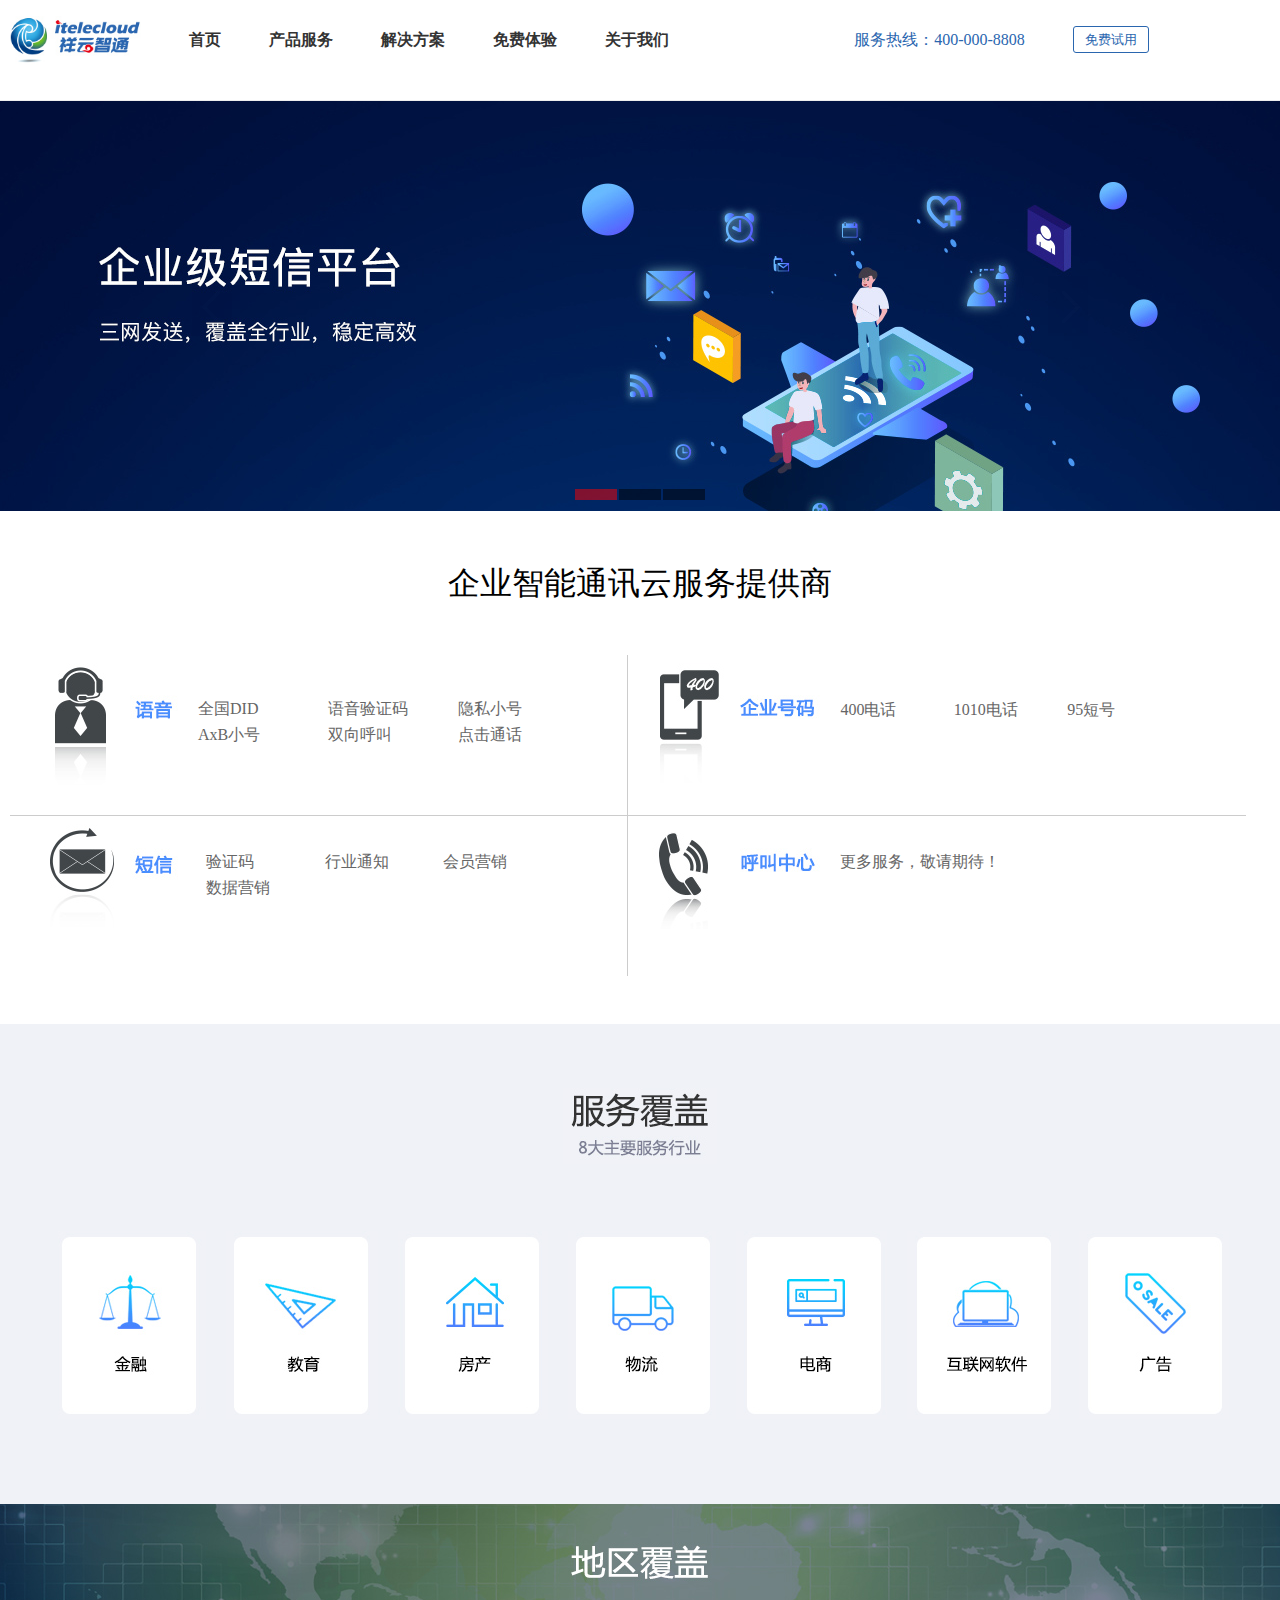
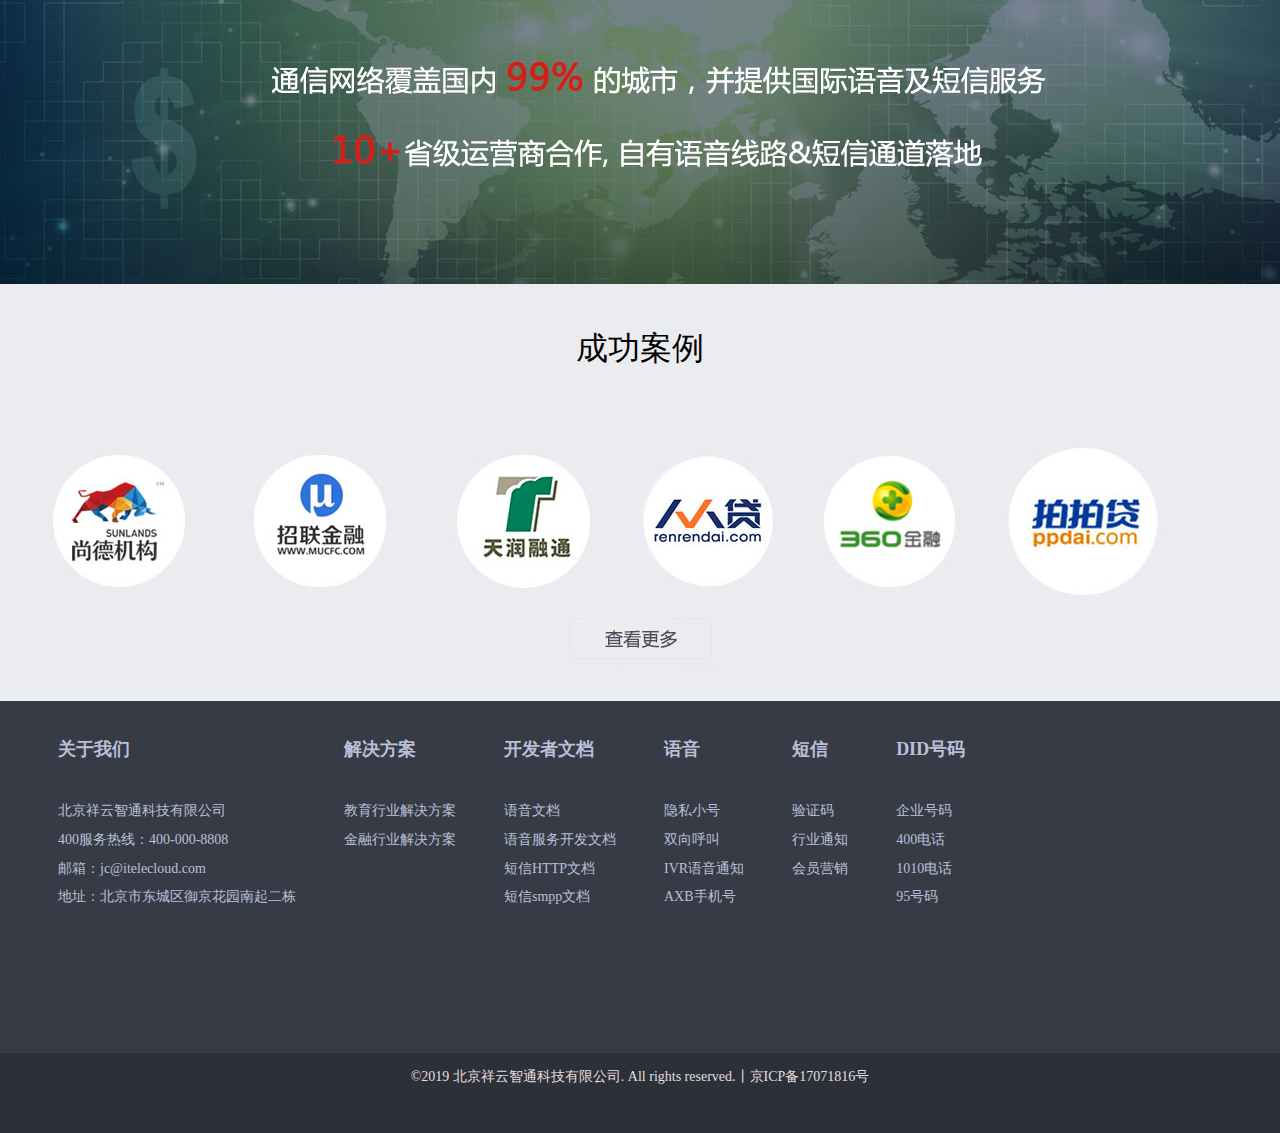
<file: index.html>
<!Doctype html>
<html>
<head>
	<meta http-equiv="Content-Type" content="text/html; charset=UTF-8" />
	<title>祥云智通</title>
	<meta name="keywords" content="祥云智通  北京祥云智通科技有限公司  语音线路  短信群发 呼叫中心 隐私小号 营销短信">
	<meta name="description" content="祥云智通  北京祥云智通科技有限公司  语音线路  短信群发 呼叫中心 隐私小号 营销短信">
	<link rel="stylesheet" href="/css/style.css" type="text/css" media="all" />
	<script src="/js/jquery.js"></script>
	<script src="/js/superslide.2.1.js"></script>
 
    <meta name="viewport" content="width=device-width,initial-scale=1.0, minimum-scale=1.0, maximum-scale=1.0, user-scalable=no"/>
</head>
<body>
<!--header begin-->
<div id="header"></div>
<!--header end-->

<!--Body begin-->
<!--div class="container pics body01"  ></div-->
<div class="fullSlide">
	<div class="bd">
		<ul>
			<li _src="url(images/index_2_02.jpg)" style="background:#E2025E center 0 no-repeat;"><a target="_blank" href="/message.html"></a></li>
			<li _src="url(images/callCenter_02.jpg)" style="background:#DED5A1 center 0 no-repeat;"><a target="_blank"  href="/voice.html"></a></li>
			<li _src="url(images/enterprise_02.jpg)" style="background:#B8CED1 center 0 no-repeat;"><a target="_blank"  href="/enterprise.html"></a></li>
 			
		</ul>
	</div>
	<div class="hd"><ul></ul></div>
	<span class="prev"></span>
	<span class="next"></span>
</div><!--fullSlide end-->

<!--Body end-->

<!--Body 02 begin-->
<div class="container">

	<div class="row ">
        <div class=" center font30 lineheight5Rem margintop2REM marginbotton2REM">企业智能通讯云服务提供商</div>
        <div style="">
		<div>
           <DIV class="width50 indexBody02 borderBottom borderRight">
                <table border="0" cellpadding="0" cellspacing="0" class="">
                    <tr>
                      <td width="172"><img src="images/index_1_14.jpg"   ></td>
                      <td  colspan="6">
                        <ul style="margin-top:-0.5rem; margin-left:1rem;">
                            <li>全国DID</li>           
                            <li>语音验证码</li>          
                            <li>隐私小号</li> 
                            <li>AxB小号</li>           
                            <li>双向呼叫</li>           
                            <li>点击通话</li> 
                        </ul>
                      </td>
                  </tr>
                </table>
            </DIV>
            <DIV class="width50 indexBody02 borderBottom">
              <table border="0" cellpadding="0" cellspacing="0" style="width:90%">
                  <tr>
                    <td width="172"><img src="images/index_1_16.jpg"  height="137"></td>
                    <td  colspan="6">
                     <ul style="margin-top:-1.8rem; margin-left:1rem;">
                      <li>400电话</li>
                      <li>1010电话</li>
                      <li>95短号</li>
                    </ul></td>
                  </tr>
              </table>
           </DIV>
          <DIV class="width50 indexBody02    borderRight">
              <table border="0" cellpadding="0" cellspacing="0"  style="width:90%">
                  <tr>
                    <td width="180"><img src="images/index_1_20.jpg" width="172" height="113"></td>
                    <td colspan="6">
                    <ul  style="margin-left:1rem;">
                      <li>验证码</li>                           
                      <li>行业通知</li> 
                      <li>会员营销</li>
                      <li>数据营销</li>
                      
                      </ul></td>
                  </tr>
              </table>
              </DIV>
             <DIV class="width50 indexBody02_2 ">
                <table border="0" cellpadding="0" cellspacing="0"  style="width:90%">
                  <tr>
                    <td width="172"><img src="images/index_1_21.jpg" height="113"></td>
                    <td   colspan="6">
                    <ul  style="margin-left:1rem;">
                      <li>更多服务，敬请期待！</li>            
                      <li>&nbsp;</li>
                      <li>&nbsp;</li>
             
                      </ul></td>
                  </tr>
              </table>
              </DIV>
		</div>
	</div>

</div>
<div style="height:3rem;"> </div>
<!--Body 02 end-->

<!--Body 03 begin-->
<div class="indexBody03">
    <div class="container row ">
      
            <div class="center lineheight5Rem  margintop4REM" ><img src="images/index_1_25.jpg" width="154" height="76" alt=""></div>
            <div class="pics">
              <img src="images/index_1_28.jpg"   height="188" alt="">
              <img src="images/index_1_29.jpg"   height="188" alt="">
              <img src="images/index_1_30.jpg"   height="188" alt="">
              <img src="images/index_1_31.jpg"   height="188" alt="">
              <img src="images/index_1_32.jpg"   height="188" alt="">
              <img src="images/index_1_33.jpg"   height="188" alt="">
              <img src="images/index_1_34.jpg"   height="188" alt="">
            
            </div>
    
    </div>
</div>
<!--Body 03 end-->

<!--Body 04 begin-->
<div class="container">

    <div class="body04" > </div>
    

</div>
<!--Body 04 end-->

<!--Body 05 begin-->
<div class="container body05">

    <div class="row">
    
        <div   class="center lineheight8Rem font30">成功案例</div>
            <div class="indexBody05 margintop2REM">
              <img src="images/index_1_45.jpg" height="165" alt="">
              <img src="images/index_1_47.jpg"  height="165" alt="">
              <img src="images/index_1_49.jpg" height="165" alt="">
              <img src="images/index_1_51.jpg" height="165" alt="">
              <img src="images/index_1_53.jpg"  height="165" alt="">
              <img src="images/index_1_55.jpg" height="165" alt="">
            
            </div>
            <div  class="center lineheight5Rem"><a href="/aboutUs.html"><img src="images/index_1_56.jpg" width="154" height="53"></a></div>
     </div>

</div>
<!--Body 05 end-->

<div id="bottom">

</div>

<!--boot   end-->


</body>
<script  type="text/javascript">
 $("#header").load("./header.html"); 
 $("#bottom").load("./bottom.html"); 
 
 function productShow()
 {
	 $(".menu").show();
 }
  function productHidden()
 {
	 $(".menu").hide();
 }
</script>

<script type="text/javascript">
$(".fullSlide").hover(function(){
    $(this).find(".prev,.next").stop(true, true).fadeTo("show", 0.5)
},
function(){
    $(this).find(".prev,.next").fadeOut()
});
$(".fullSlide").slide({
    titCell: ".hd ul",
    mainCell: ".bd ul",
    effect: "fold",
    autoPlay: true,
    autoPage: true,
    trigger: "click",
    startFun: function(i) {
        var curLi = jQuery(".fullSlide .bd li").eq(i);
        if ( !! curLi.attr("_src")) {
            curLi.css("background-image", curLi.attr("_src")).removeAttr("_src")
        }
    }
});
</script>
<script src="/js/js.js"></script>
</html>
</file>
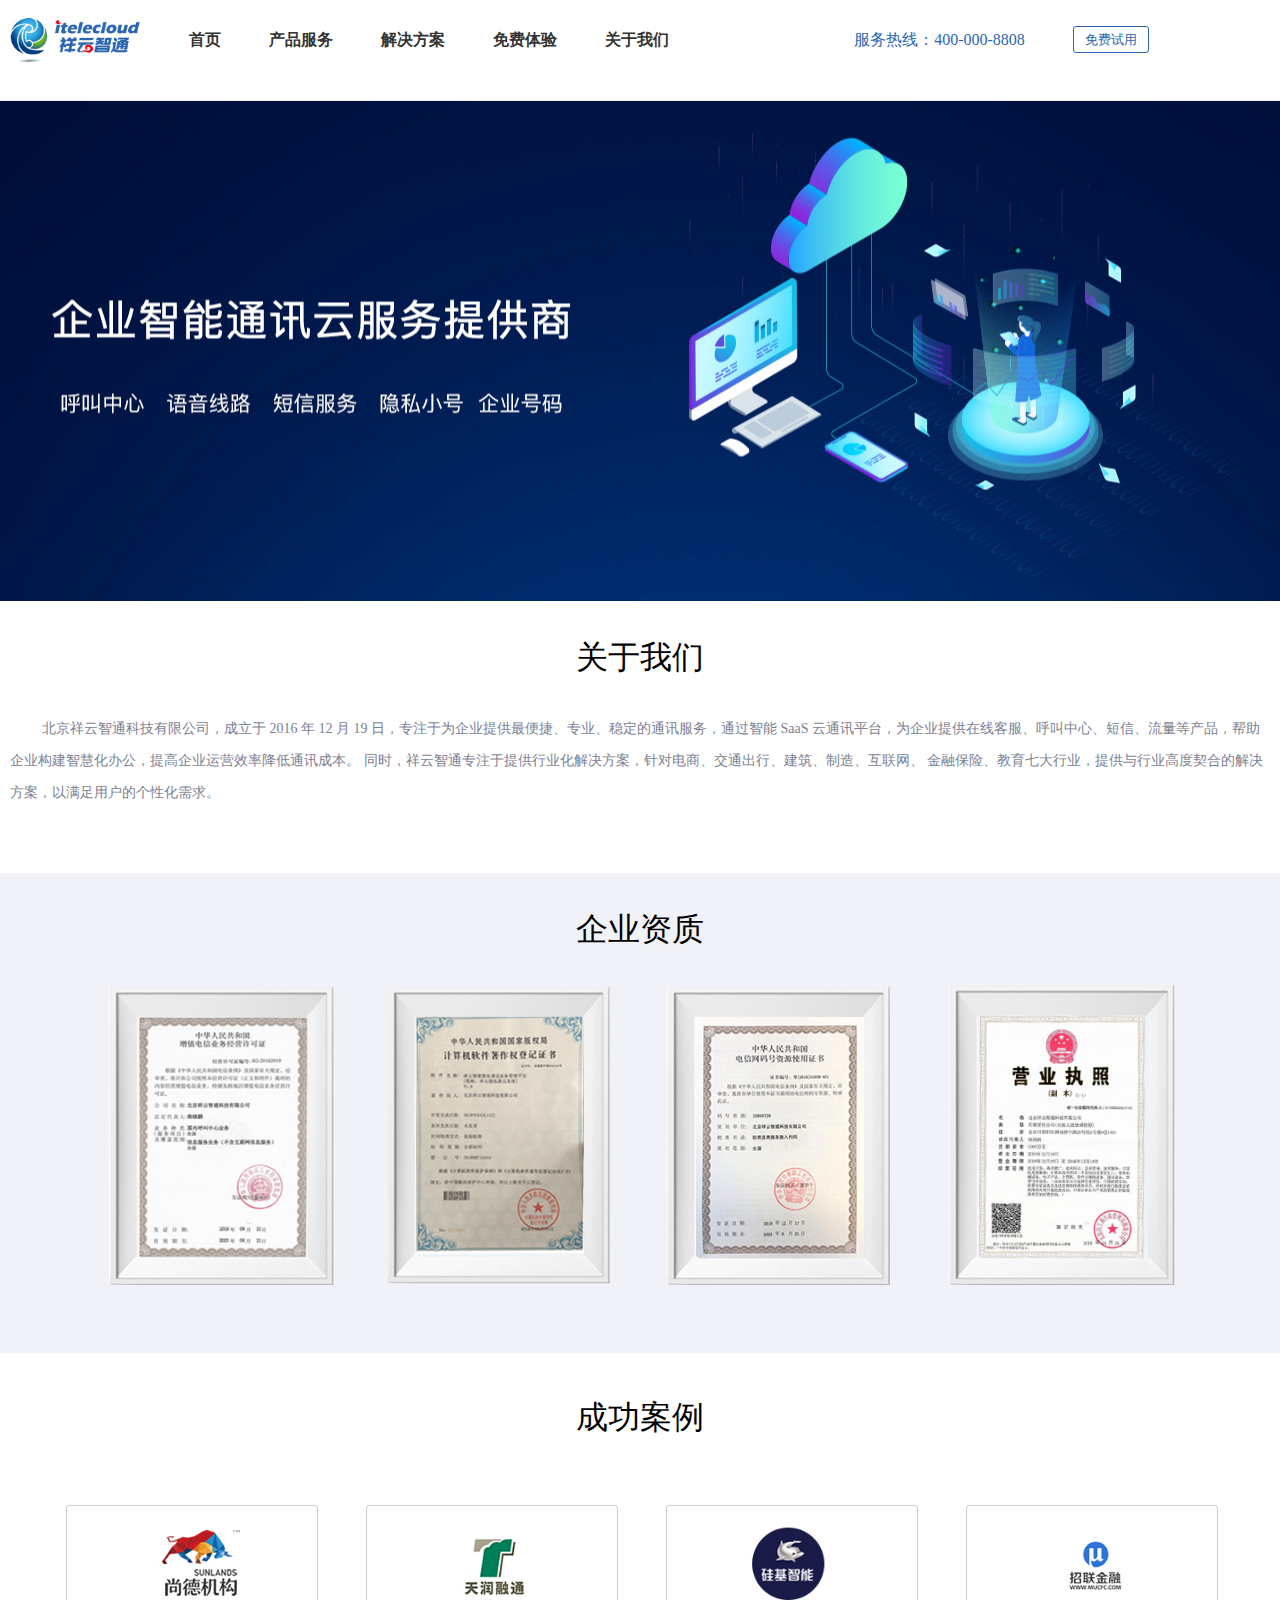
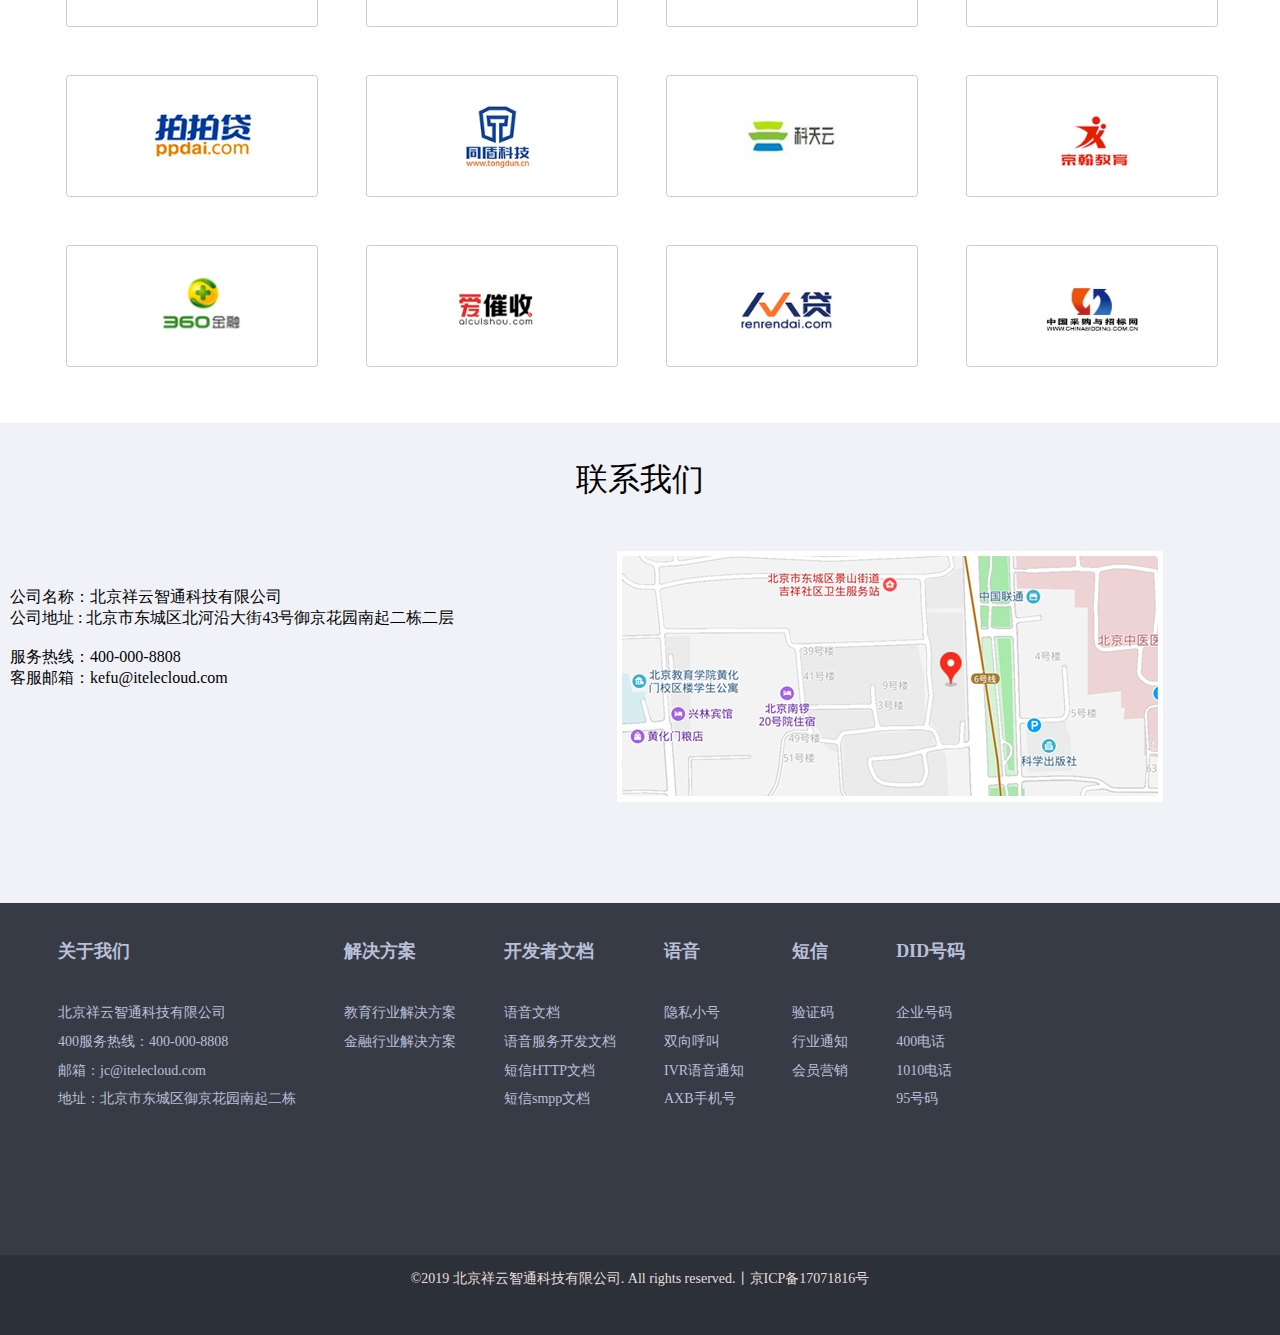
<file: aboutUs.html>
<!Doctype html>
<html>
<head>
	<meta http-equiv="Content-Type" content="text/html; charset=UTF-8" />
	<meta name="viewport" content="width=device-width, initial-scale=1.0" />
	<title>祥云智通</title>
	<meta name="keywords" content="祥云智通  北京祥云智通科技有限公司  语音线路  短信群发 呼叫中心 隐私小号 营销短信">
	<meta name="description" content="祥云智通  北京祥云智通科技有限公司  语音线路  短信群发 呼叫中心 隐私小号 营销短信">
	<link rel="stylesheet" href="/css/style.css" type="text/css" media="all" />
	<link href="css/style.css" rel="stylesheet" type="text/css">
	<script src="/js/jquery-3.4.1.min.js"></script>
    <meta name="apple-mobile-web-app-title" content="祥云智通">
</head>
<body>
<!--header begin-->
<div id="header"></div>
<!--header end-->
 
<!--Body begin-->
<div class="container pics aboultbody01"></div>
<!--Body end-->

<!--Body 02 begin-->
<div class="container">

	 <div class="row">
    
        <div   class="center lineheight5Rem font30 margintop1REM">关于我们</div>
        <div class="indexBody05 margintop1REM font14 fontColor7c7f94  height10Rem lineheight2Rem">
<p>北京祥云智通科技有限公司，成立于 2016 年 12 月 19 日，专注于为企业提供最便捷、专业、稳定的通讯服务，通过智能 SaaS 云通讯平台，为企业提供在线客服、呼叫中心、短信、流量等产品，帮助企业构建智慧化办公，提高企业运营效率降低通讯成本。 同时，祥云智通专注于提供行业化解决方案，针对电商、交通出行、建筑、制造、互联网、 金融保险、教育七大行业，提供与行业高度契合的解决方案，以满足用户的个性化需求。</p> 
       </div>
           
     </div>

</div>
<!--Body 02 end-->

<!--Body 03 begin-->
<div class="body03">
    <div class="container row ">
      
            <div class="center lineheight3Rem  margintop2REM font30" >企业资质</div>
            <div class="pics aboutUsPics">
              <img src="images/aboult_13.jpg"  height="300"  >
              <img src="images/aboult_15.jpg"  height="300" >
              <img src="images/aboult_17.jpg"  height="300"  >
              <img src="images/aboult_20.jpg"  height="300"  >
            </div>
    
    </div>
</div>
<!--Body 03 end-->
 

<!--Body 05 begin-->
<div class="container aboutBody05 marginbotton2REM">

    <div class="row">
    
        <div   class="center lineheight8Rem font30">成功案例</div>
            <div class="  " style="padding-left:2rem; margin-bottom:2rem;">
              <ul class="aboutUsCustomerCase">
              	<li> <img src="images/customerCase_01.jpg" width="169" ></li>
              	<li> <img src="images/customerCase_02.jpg" width="169" > </li>
              	<li> <img src="images/customerCase_03.jpg" width="169" > </li>
              	<li> <img src="images/customerCase_04.jpg" width="169" > </li>
              	<li> <img src="images/customerCase_05.jpg" width="169" > </li>
              	<li> <img src="images/customerCase_06.jpg" width="169" > </li>
              	<li> <img src="images/customerCase_07.jpg" width="169" > </li>
              	<li> <img src="images/customerCase_08.jpg" width="169" > </li>
              	<li> <img src="images/customerCase_09.jpg" width="169" > </li>
              	<li> <img src="images/customerCase_10.jpg" width="169" > </li>
              	<li> <img src="images/customerCase_11.jpg" width="169" > </li>
              	<li> <img src="images/customerCase_12.jpg" width="169" > </li>
              </ul>
              <!--img src="images/aboult_30.jpg"  height="390" alt="">
              <img src="images/aboult_31.jpg"  height="390" alt="" style="margin-left:2.5rem;">
              <img src="images/aboult_32.jpg"  height="390" alt=""  style="margin-left:2.5rem;">
              <img src="images/aboult_33.jpg"  height="390" alt=""  style="margin-left:2.5rem;">
              
              <img src="images/aboult_34.jpg"  height="390" alt="">
              <img src="images/aboult_35.jpg"  height="390" alt="">
              <img src="images/aboult_36.jpg"  height="390" alt="">
              <img src="images/aboult_37.jpg"  height="390" alt="">
              
              <img src="images/aboult_42.jpg"  height="390" alt=""  style="margin-top:1rem;">
              <img src="images/aboult_43.jpg"  height="390" alt="" style="margin-top:1rem;">
              <img src="images/aboult_44.jpg"  height="390" alt="" style="margin-top:1rem;">
              <img src="images/aboult_45.jpg"  height="390" alt="" style="margin-top:1.2rem;"-->
   
            </div>
      </div>

</div>
 
<div class="body03">
    <div class="container row ">
      
            <div class="center lineheight5Rem  margintop1REM font30 marginbotton2REM" >联系我们</div>
            <div >
 
              <div class="aboutAddres" >
  <br /><br />
 公司名称：北京祥云智通科技有限公司<br />
 公司地址 :  北京市东城区北河沿大街43号御京花园南起二栋二层 <br />
<br />
 服务热线：400-000-8808<br />
 客服邮箱：kefu@itelecloud.com <br />

              </div>
              <div class="aboutAddres" ><img src="images/aboult_60.jpg" width="549" height="253">
              </div>
               
            </div>
    
    </div>
</div>
 
<div id="bottom">

</div>

<!--boot   end-->


</body>
<script  type="text/javascript">
 $("#header").load("./header.html"); 
 $("#bottom").load("./bottom.html"); 
 
 function productShow()
 {
	 $(".menu").show();
 }
  function productHidden()
 {
	 $(".menu").hide();
 }
</script>

 
</html>
</file>
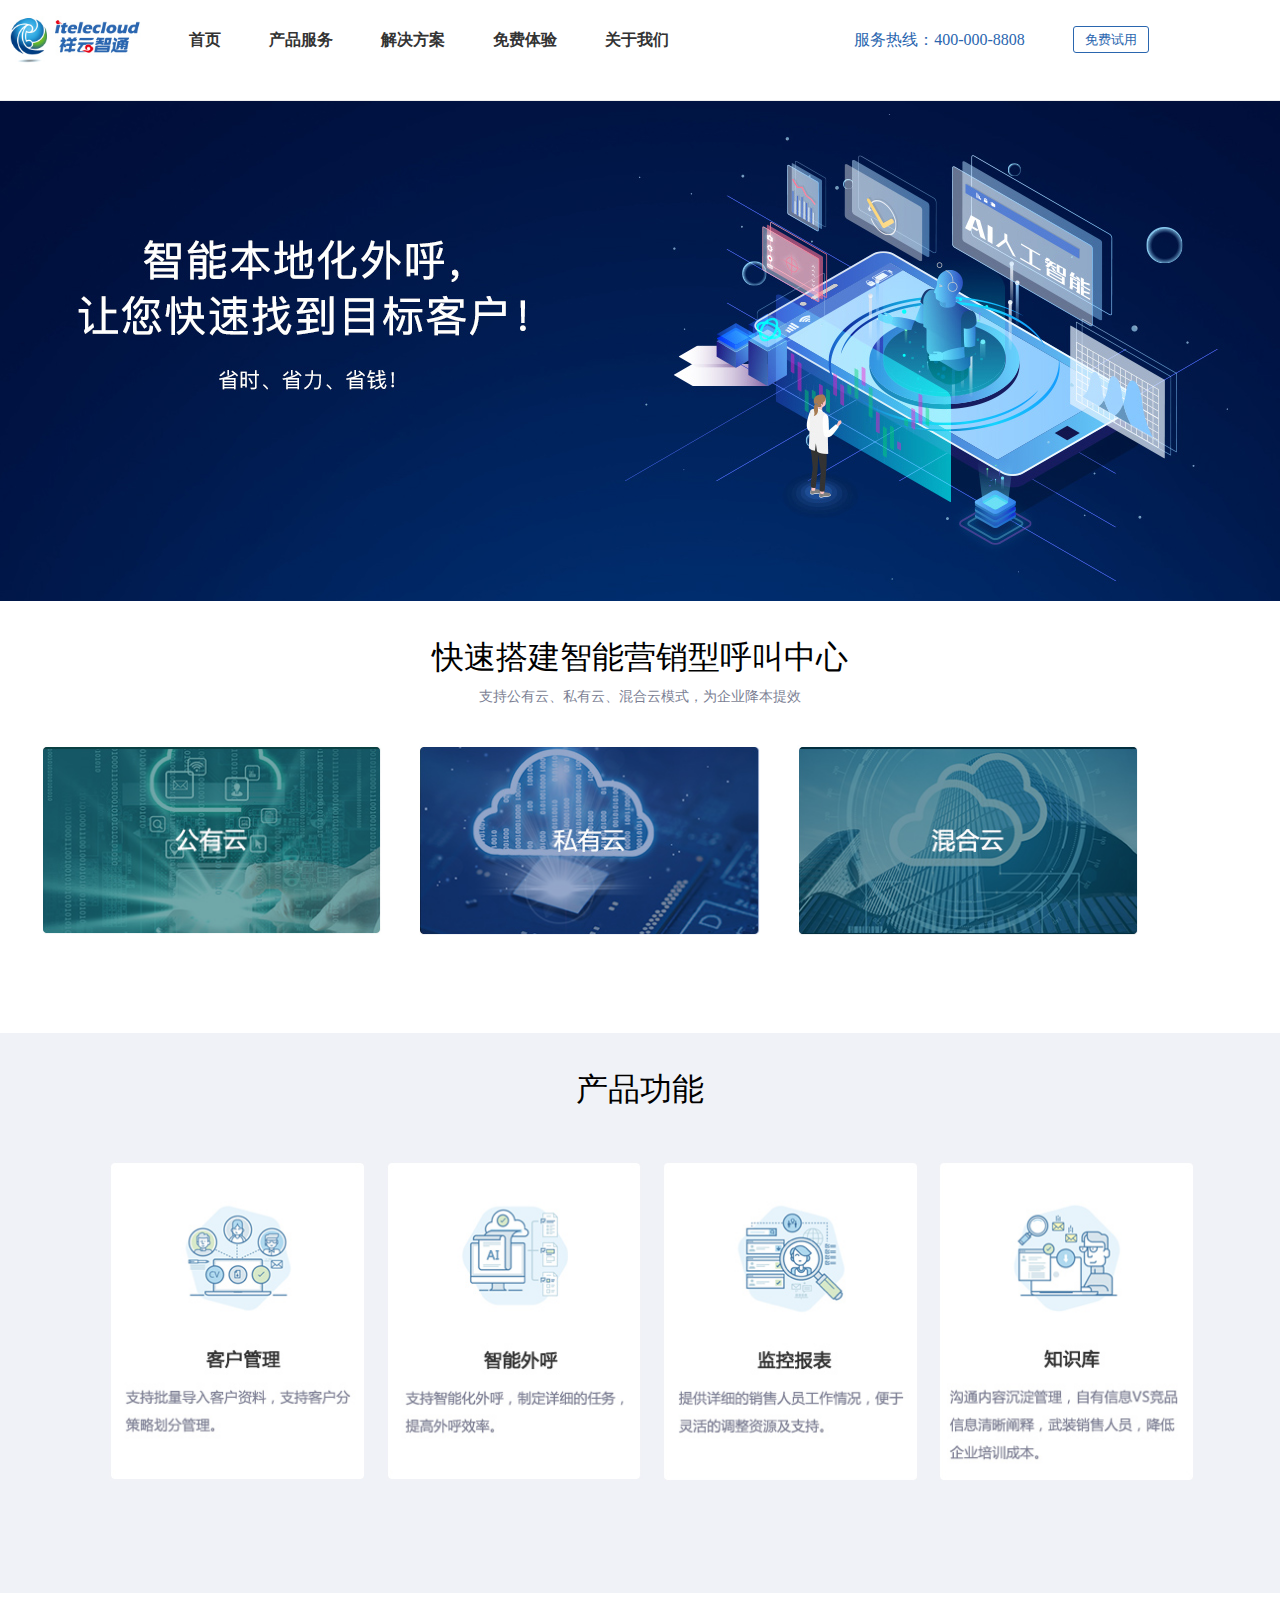
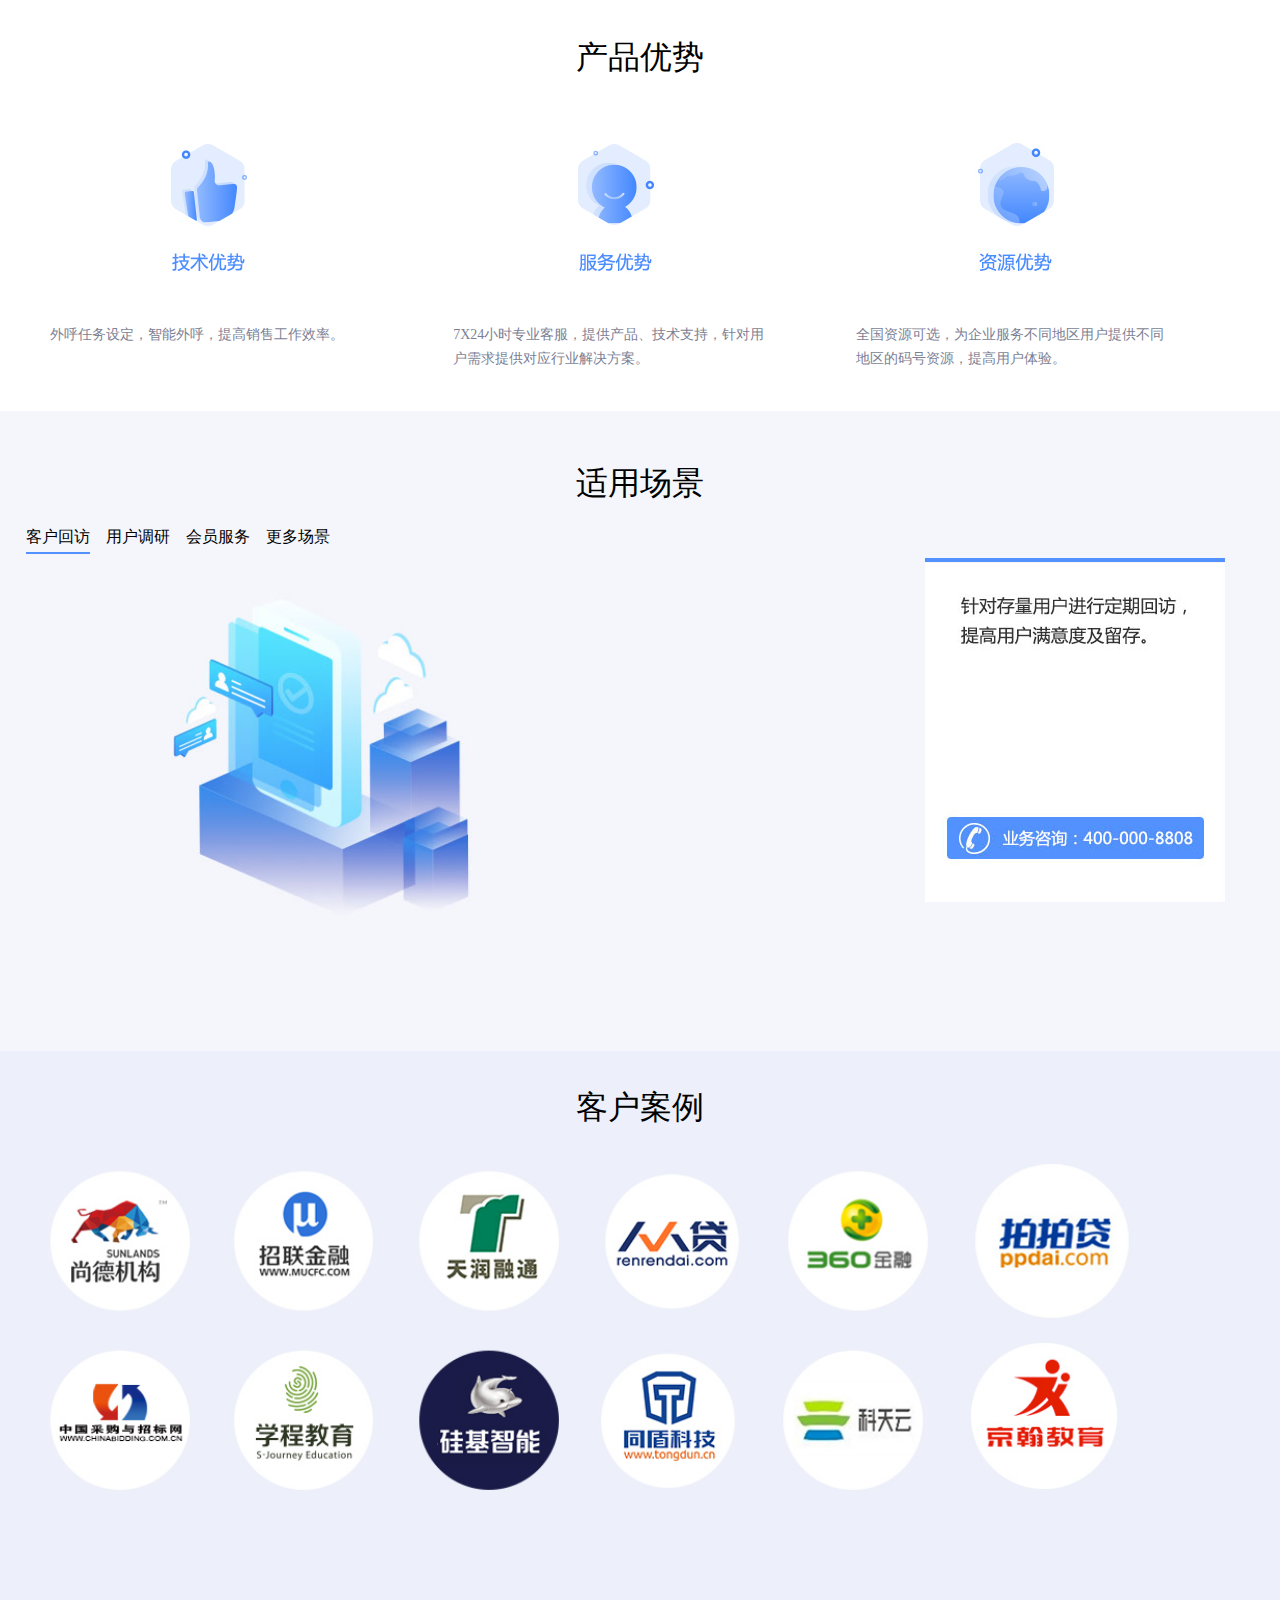
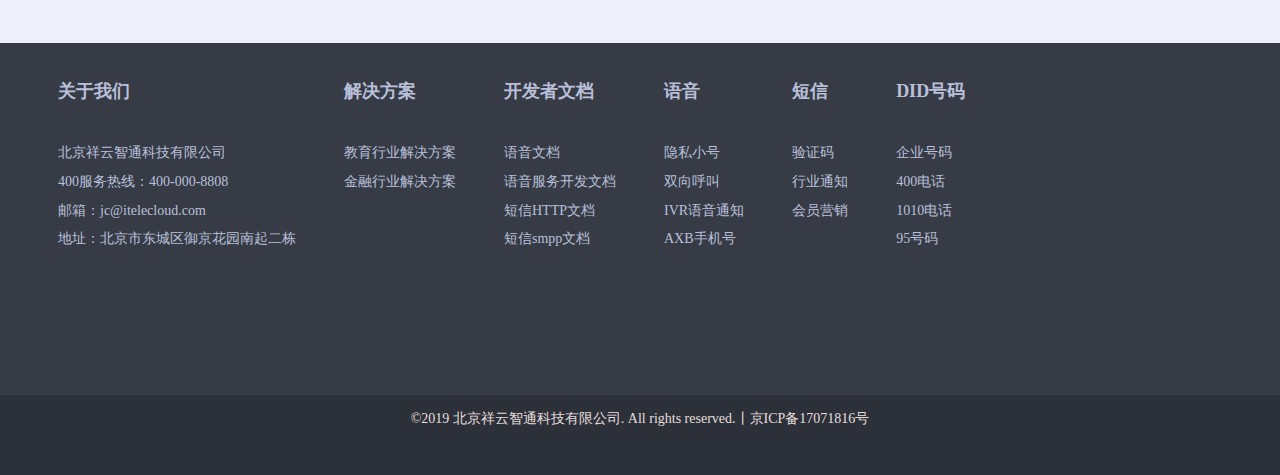
<file: callCenter.html>
<!Doctype html>
<html>
<head>
	<meta http-equiv="Content-Type" content="text/html; charset=UTF-8" />
	<meta name="viewport" content="width=device-width, initial-scale=1.0" />
	<title>祥云智通</title>
	<meta name="keywords" content="祥云智通  北京祥云智通科技有限公司  语音线路  短信群发 呼叫中心 隐私小号 营销短信">
	<meta name="description" content="祥云智通  北京祥云智通科技有限公司  语音线路  短信群发 呼叫中心 隐私小号 营销短信">
    <link rel="stylesheet" href="/css/style.css" type="text/css" media="all" />
	<script src="/js/jquery-3.4.1.min.js"></script>
    <meta name="apple-mobile-web-app-title" content="祥云智通">
</head>
<body>
 
<!--header begin-->
<div id="header"></div>

<!--header end-->
 
<!--Body begin-->
<div class="container pics callCenterbody01 "  >
 

</div>
<!--Body end-->

<!--Body 02 begin-->
<div class="container">

	 <div class="row">
    
        <div   class="center lineheight3Rem font30" style="padding-top:2rem;">快速搭建智能营销型呼叫中心</div>
        <div   class="center lineheight2Rem font14 fontColor7c7f94">支持公有云、私有云、混合云模式，为企业降本提效</div>

        
        <div class="indexBody05 margintop2REM  height18Rem lineheight2Rem">
            <div class="pics">
              <img src="images/callCenter_09.jpg"  height="190"  >
              <img src="images/callCenter_11.jpg"  height="190" >
              <img src="images/callCenter_13.jpg"  height="190"  >
            </div>
        </div>
           
     </div>

</div>
<!--Body 02 end-->

<!--Body 03 begin-->
<div class="body03 height35Rem">
    <div class="container row ">
      
            <div class="center lineheight5Rem  margintop1REM font30" >产品功能</div>
            <div class="pics">
              <img src="images/callCenter_23.jpg"  height="320"  >
              <img src="images/callCenter_25.jpg"  height="320" >
              <img src="images/callCenter_27.jpg"  height="320"  >
              <img src="images/callCenter_29.jpg"  height="320"  >
            </div>
    
    </div>
</div>
<!--Body 03 end-->
 

<!--Body 05 begin-->
<div class="container  ">

    <div class="row">
    
        <div   class="center lineheight8Rem font30">产品优势</div>
            <div class=" callCenterPicTitile ">
               <dl>
               	<dt><img src="images/callCenter_40.jpg"  height="158" alt=""></dt>
                <dd>外呼任务设定，智能外呼，提高销售工作效率。</dd>
               </dl>
               <dl>
               	<dt><img src="images/callCenter_43.jpg"  height="158" alt=""></dt>
                <dd>7X24小时专业客服，提供产品、技术支持，针对用<br />户需求提供对应行业解决方案。</dd>
               </dl>
               <dl>
               	<dt><img src="images/callCenter_46.jpg"  height="158" alt=""></dt>
                <dd>全国资源可选，为企业服务不同地区用户提供不同<br />地区的码号资源，提高用户体验。</dd>
               </dl>
 
            </div>
      </div>

</div>
 
<div class="body03 useContext ">
    <div class="container row ">
      
            <div class="center lineheight5Rem  margintop2REM font30" >适用场景</div>
            <ul > <li id="tabBotton_1"  class=" tabClass active">客户回访</li>
                  <li  id="tabBotton_2"  class=" tabClass">用户调研</li>
                  <li  id="tabBotton_3" class=" tabClass ">会员服务</li>
                  <li>更多场景</li>
            </ul>
            <br clear="all">
            <div id="DivtabBotton_1" >
 
              <div class="userContext03" >
 				<img src="images/callCenter_55_1.jpg" width="630"   style="margin-left:2%; margin-top:2rem;" >
              </div>
              <div class="userContext03" >
              	<img src="images/callCenter_58_1.jpg" width="315" style="margin-left:50%" >
              </div>
               
           </div>
           <div id="DivtabBotton_2" >
 
              <div class="userContext03" >
 				<img src="images/callCenter_55_2.jpg" width="630"   style="margin-left:2%; margin-top:2rem;" >
              </div>
              <div class="userContext03" >
              	<img src="images/callCenter_58_2.jpg" width="315" style="margin-left:50%" >
              </div>
               
           </div>
           <div id="DivtabBotton_3" >
 
              <div class="userContext03" >
 				<img src="images/callCenter_55_3.jpg" width="630"   style="margin-left:2%; margin-top:2rem;" >
              </div>
              <div class="userContext03" >
              	<img src="images/callCenter_58_3.jpg" width="315" style="margin-left:50%" >
              </div>
               
           </div>
    
    </div>
</div>
<div class="container backgroundColo_edf0fa">

	 <div class="row">
    
        <div   class="center lineheight5Rem font30 margintop1REM">客户案例</div>
        <div class="indexBody05 margintop1REM  height30Rem lineheight2Rem">
            <div class="pics">
              <img src="images/callCenter_65.jpg"  height="160"  >
              <img src="images/callCenter_67.jpg"  height="160"  >
              <img src="images/callCenter_69.jpg"  height="160"  >
              <img src="images/callCenter_71.jpg"  height="160"  >
              <img src="images/callCenter_73.jpg"  height="160"  >
              <img src="images/callCenter_75.jpg"  height="160"  >
              <img src="images/callCenter_82.jpg"  height="160"  >
              <img src="images/callCenter_83.jpg"  height="160"  >
              <img src="images/callCenter_84.jpg"  height="160"  >
              <img src="images/callCenter_86.jpg"  height="160"  >
              <img src="images/callCenter_88.jpg"  height="160"  >
              <img src="images/callCenter_90.jpg"  height="160"  >
              
            </div>
        </div>
           
     </div>

</div> 

<div id="bottom">

</div>

<!--boot   end-->


</body>
<script  type="text/javascript">
 $("#header").load("./header.html"); 
 $("#bottom").load("./bottom.html"); 
 
 function productShow()
 {
	 $(".menu").show();
 }
  function productHidden()
 {
	 $(".menu").hide();
 }
</script>
<script src="/js/js.js"></script>
</html>
</file>
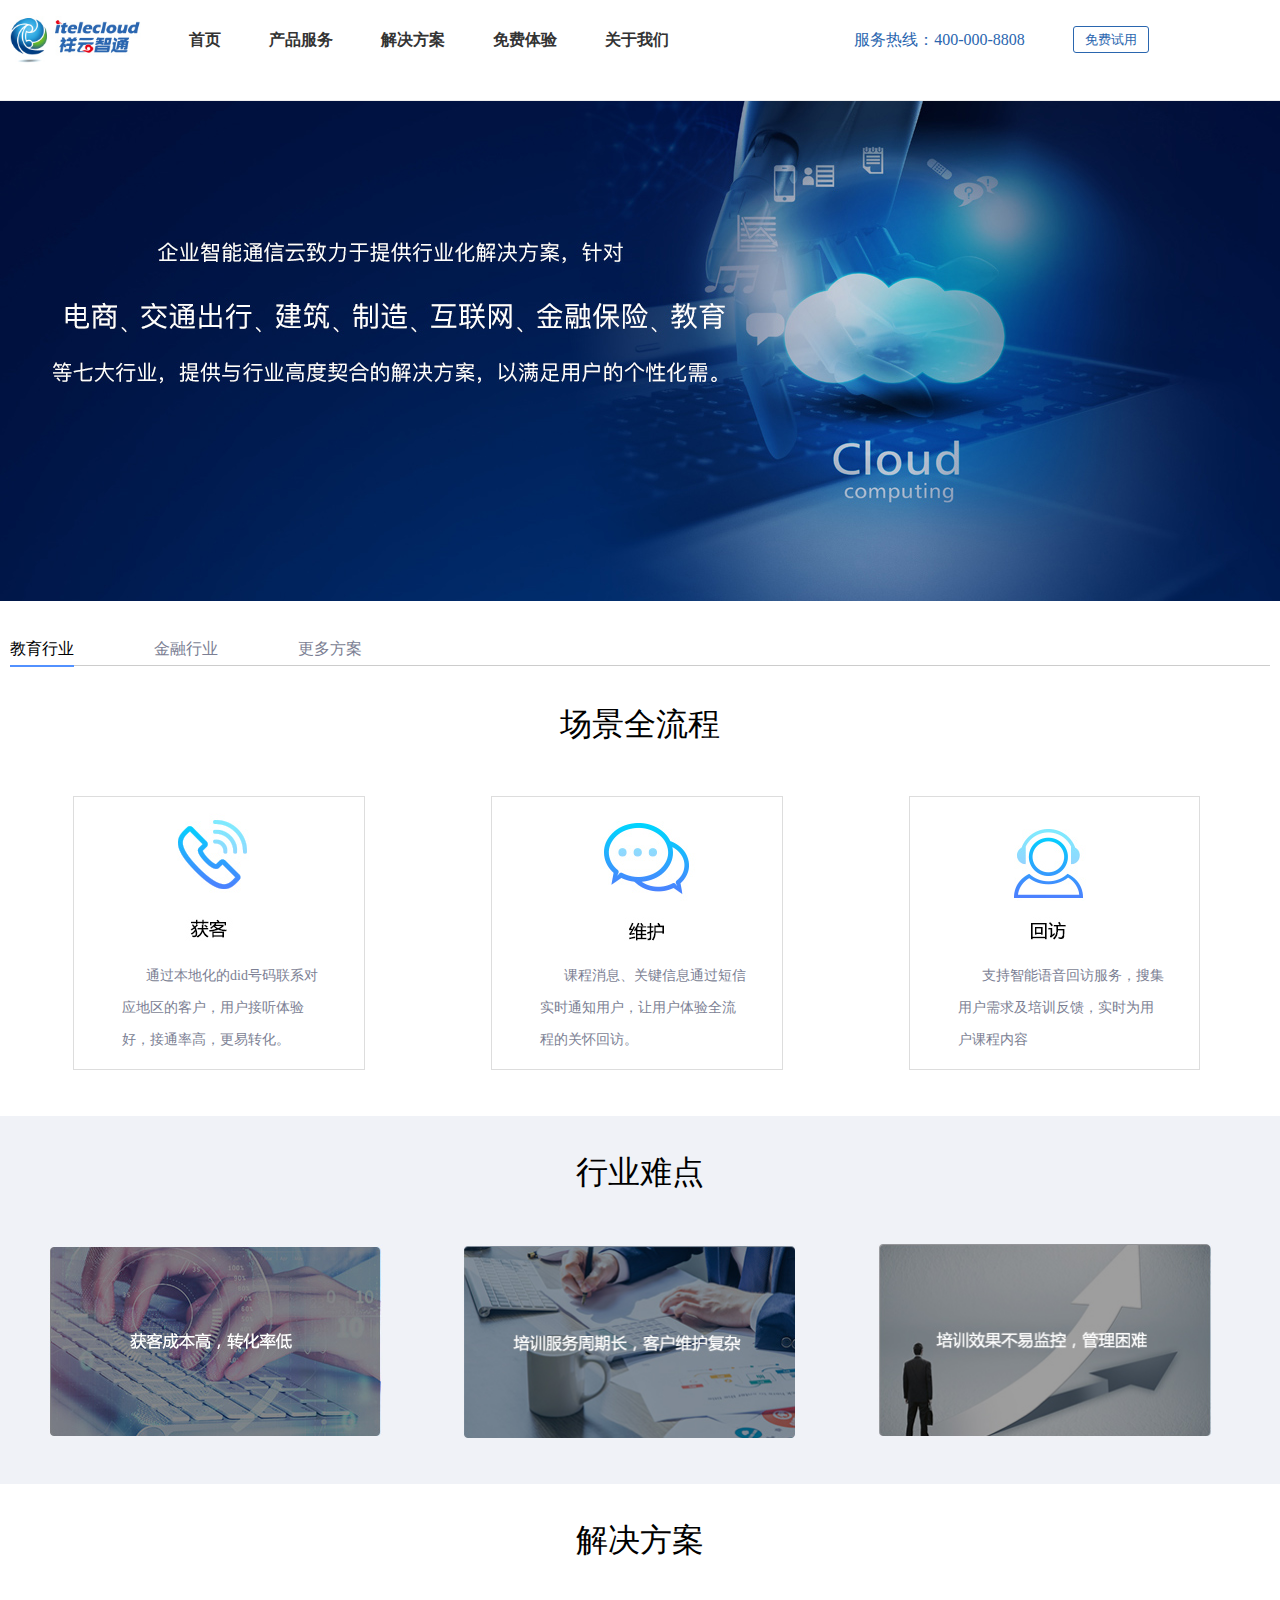
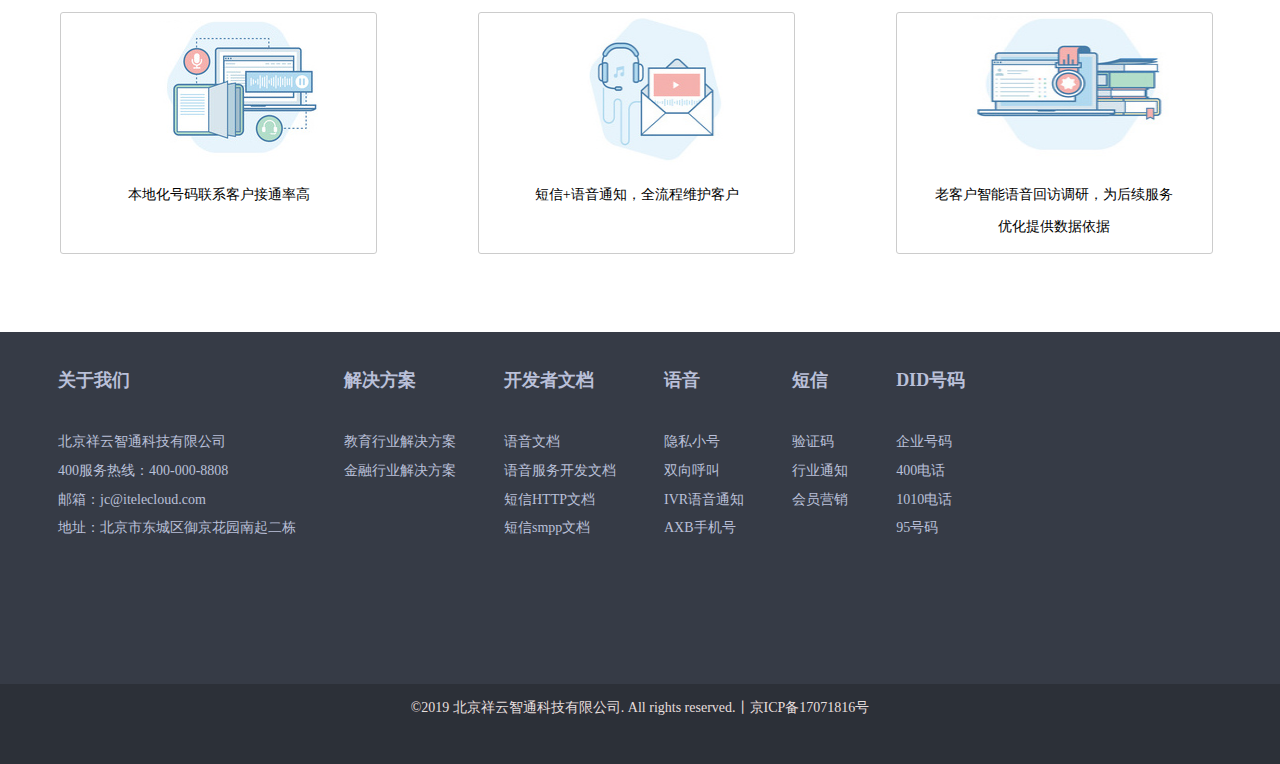
<file: education.html>
<!Doctype html>
<html>
<head>
	<meta http-equiv="Content-Type" content="text/html; charset=UTF-8" />
	<meta name="viewport" content="width=device-width, initial-scale=1.0" />
	<title>祥云智通</title>
	<meta name="keywords" content="祥云智通  北京祥云智通科技有限公司  语音线路  短信群发 呼叫中心 隐私小号 营销短信">
	<meta name="description" content="祥云智通  北京祥云智通科技有限公司  语音线路  短信群发 呼叫中心 隐私小号 营销短信">
	<link rel="stylesheet" href="/css/style.css" type="text/css" media="all" />
	<script src="/js/jquery-3.4.1.min.js"></script>
    <meta name="apple-mobile-web-app-title" content="祥云智通">
</head>
<body>
<!--header begin-->
<div id="header"></div>
<!--header end-->


<!--Body begin-->
<div class="container pics finacialbody01 "  >
 

</div>
<!--Body end-->

<!--Body 02 begin-->
<div class="container">

	 <div class="row">
    
        <div class="lineheight2Rem finaBody02 margintop2REM height2Rem">
         <ul> <li  class="active">教育行业</li><a href="financial.html"><li >金融行业</li></a> <a href="https://tb.53kf.com/code/client/309037e51f21ce0e9d656bd9eef796fd/1" target="_blank"><li>更多方案</li></a></ul>
        </div>
        <br clear="all">
        <div class="center lineheight5Rem  font30" >场景全流程</div>
         <div class=" margintop2REM  height20Rem lineheight2Rem  finacial03Dl edu103D1">
         <dl>
         	<dt><img src="images/education_05.jpg" width="195" height="152">
            </dt>
            <dd>
           通过本地化的did号码联系对应地区的客户，用户接听体验好，接通率高，更易转化。
            </dd>
         </dl>
         <dl>
         	<dt><img src="images/education_07.jpg" width="218" height="152">
            </dt>
            <dd>
              课程消息、关键信息通过短信实时通知用户，让用户体验全流程的关怀回访。
            </dd>
         </dl>
         <dl>
         	<dt><img src="images/education_09.jpg" width="112" height="152">
            </dt>
            <dd>
              支持智能语音回访服务，搜集用户需求及培训反馈，实时为用户课程内容
            </dd>
         </dl>
     </div>

</div>
 <div class="backgroundf0f2f7 ">
      <div class="row">
        <div class="center lineheight5Rem  margintop1REM font30" >行业难点</div>
        <div class="eduBody05 margintop2REM  height15Rem lineheight2Rem  finacial02Dl">
            <img src="images/education_15.jpg" width="335" height="194"> 
            <img src="images/education_17.jpg" width="335" height="194"> 
            <img src="images/education_20.jpg" width="335" height="194"> 
        </div>
     </div>
 </div>
<!--Body 02 end-->
  
  
</div> 


<div class="container">
	 <div class="row">
        <div class="center lineheight5Rem  margintop1REM font30" >解决方案</div>
        <div class="indexBody05 margintop2REM  height20Rem lineheight2Rem  educationl02Dl font14">
             <dl>
                <dt><img src="images/education_26.jpg" width="202" height="154">
                </dt>
                <dd>
                  <span>本地化号码联系客户接通率高</span>
                </dd>
             </dl>
             <dl>
                <dt><img src="images/education_29.jpg" width="202" height="154">
                </dt>
                <dd>
                  <span>短信+语音通知，全流程维护客户</span>
                </dd>
             </dl>
             <dl>
                <dt><img src="images/education_32.jpg" width="202" height="154">
                </dt>
                <dd>
                  <span>老客户智能语音回访调研，为后续服务优化提供数据依据</span>
                </dd>
             </dl>
      </div>
	</div>
</div>

<div id="bottom">

</div>

<!--boot   end-->


</body>
<script  type="text/javascript">
 $("#header").load("./header.html"); 
 $("#bottom").load("./bottom.html"); 
 
 function productShow()
 {
	 $(".menu").show();
 }
  function productHidden()
 {
	 $(".menu").hide();
 }
</script>
<script src="/js/js.js"></script>
</html>
</file>
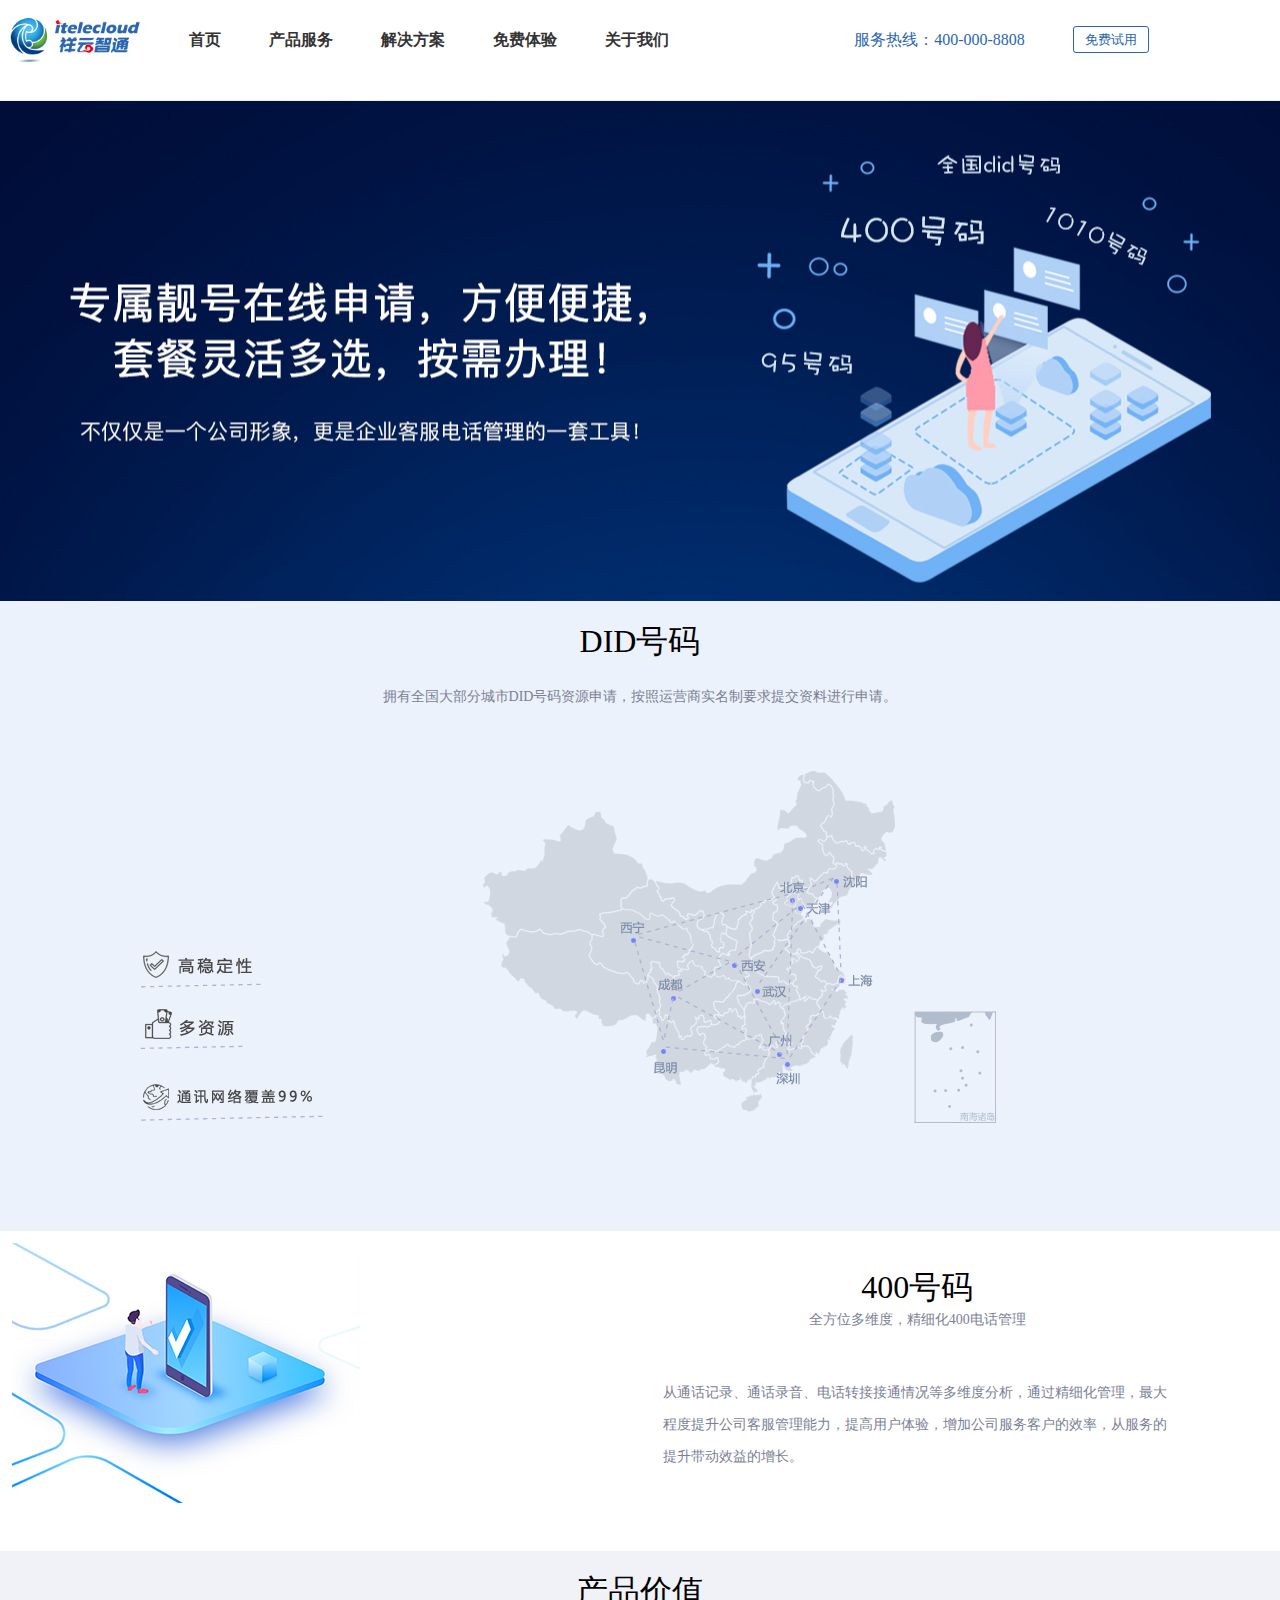
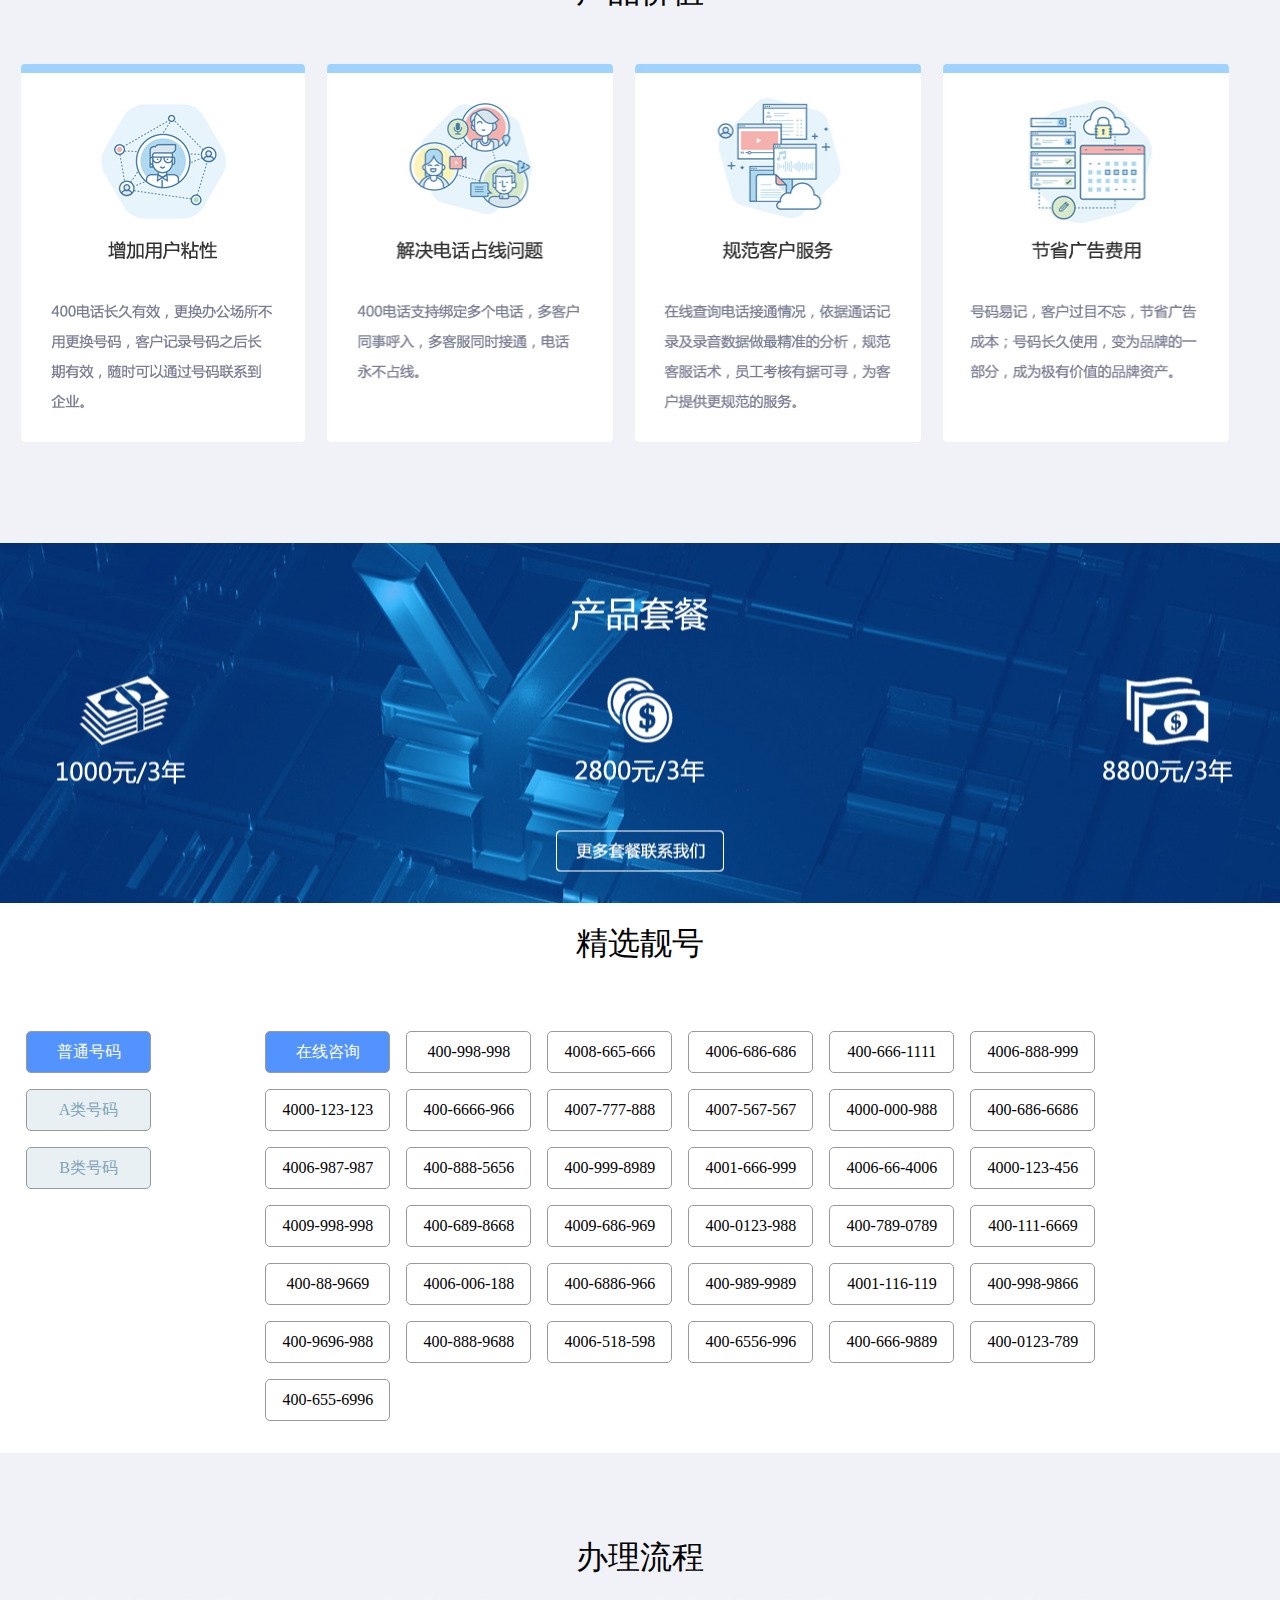
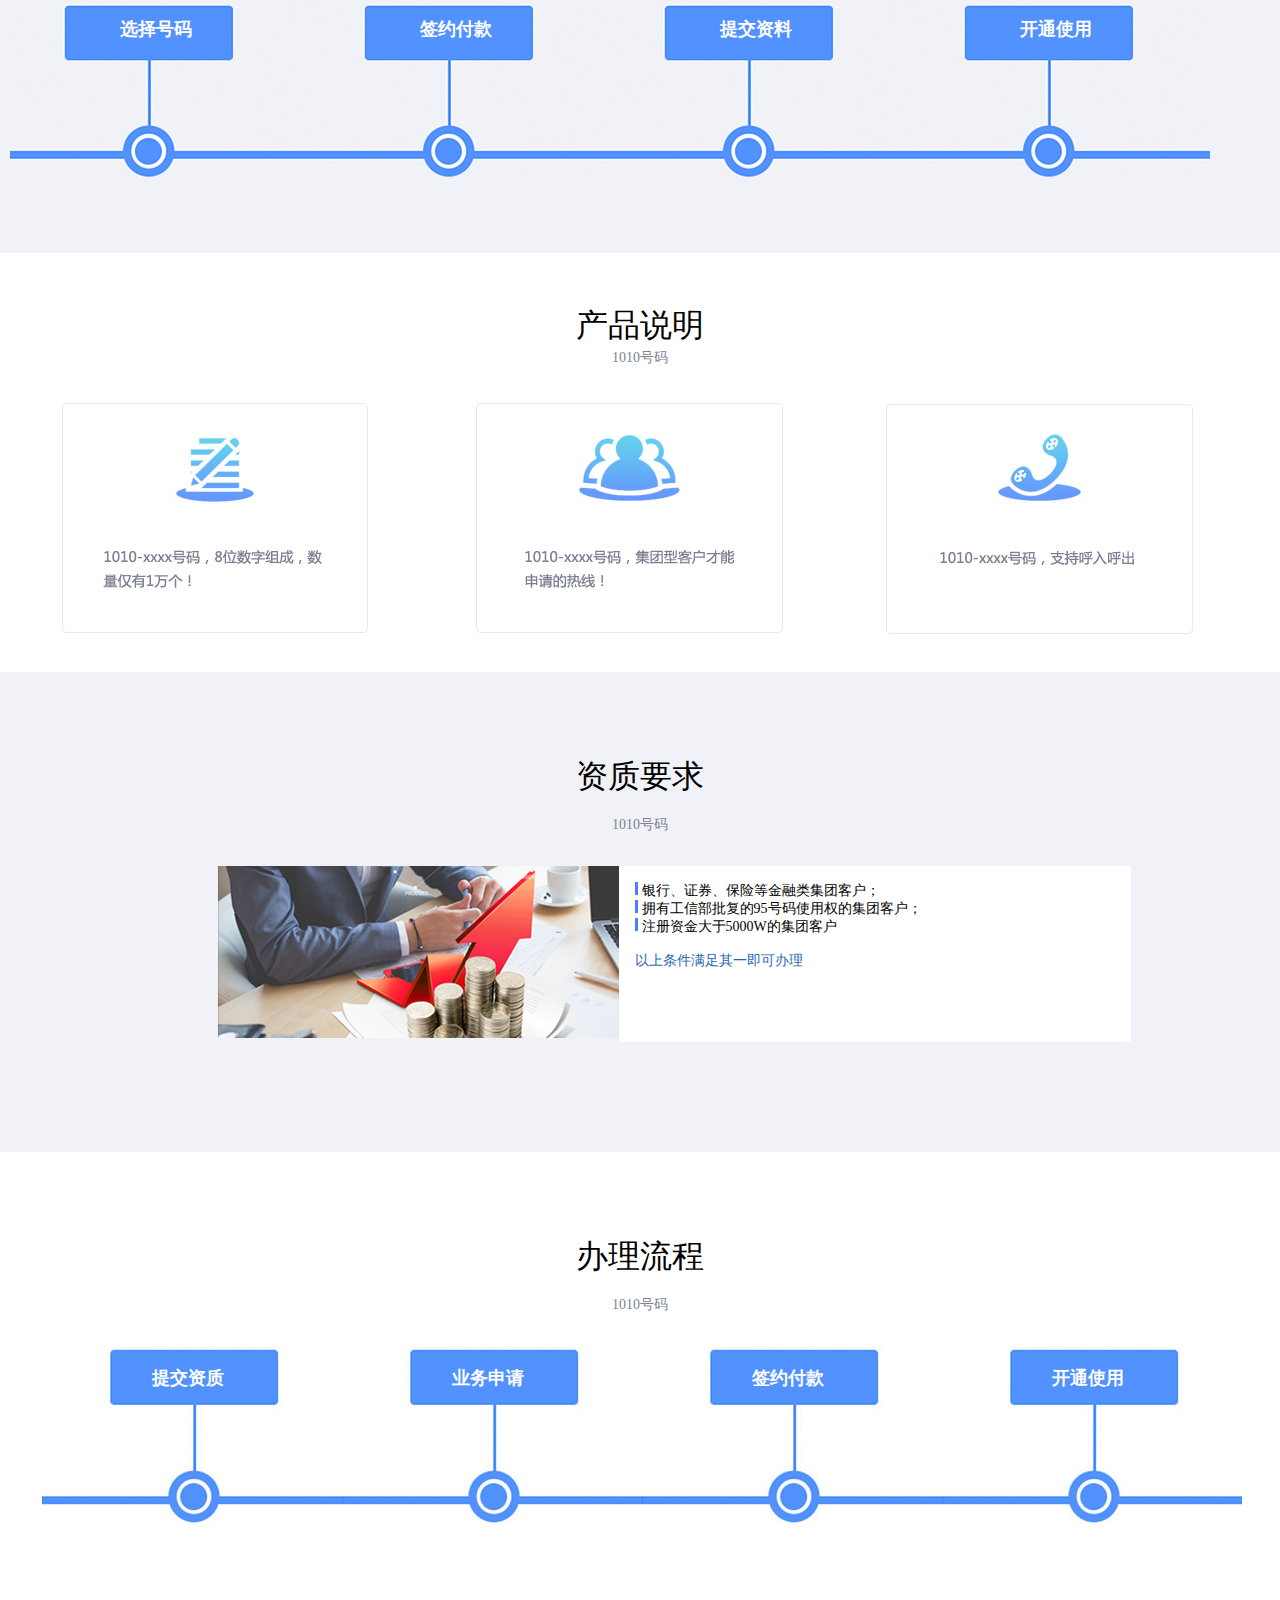
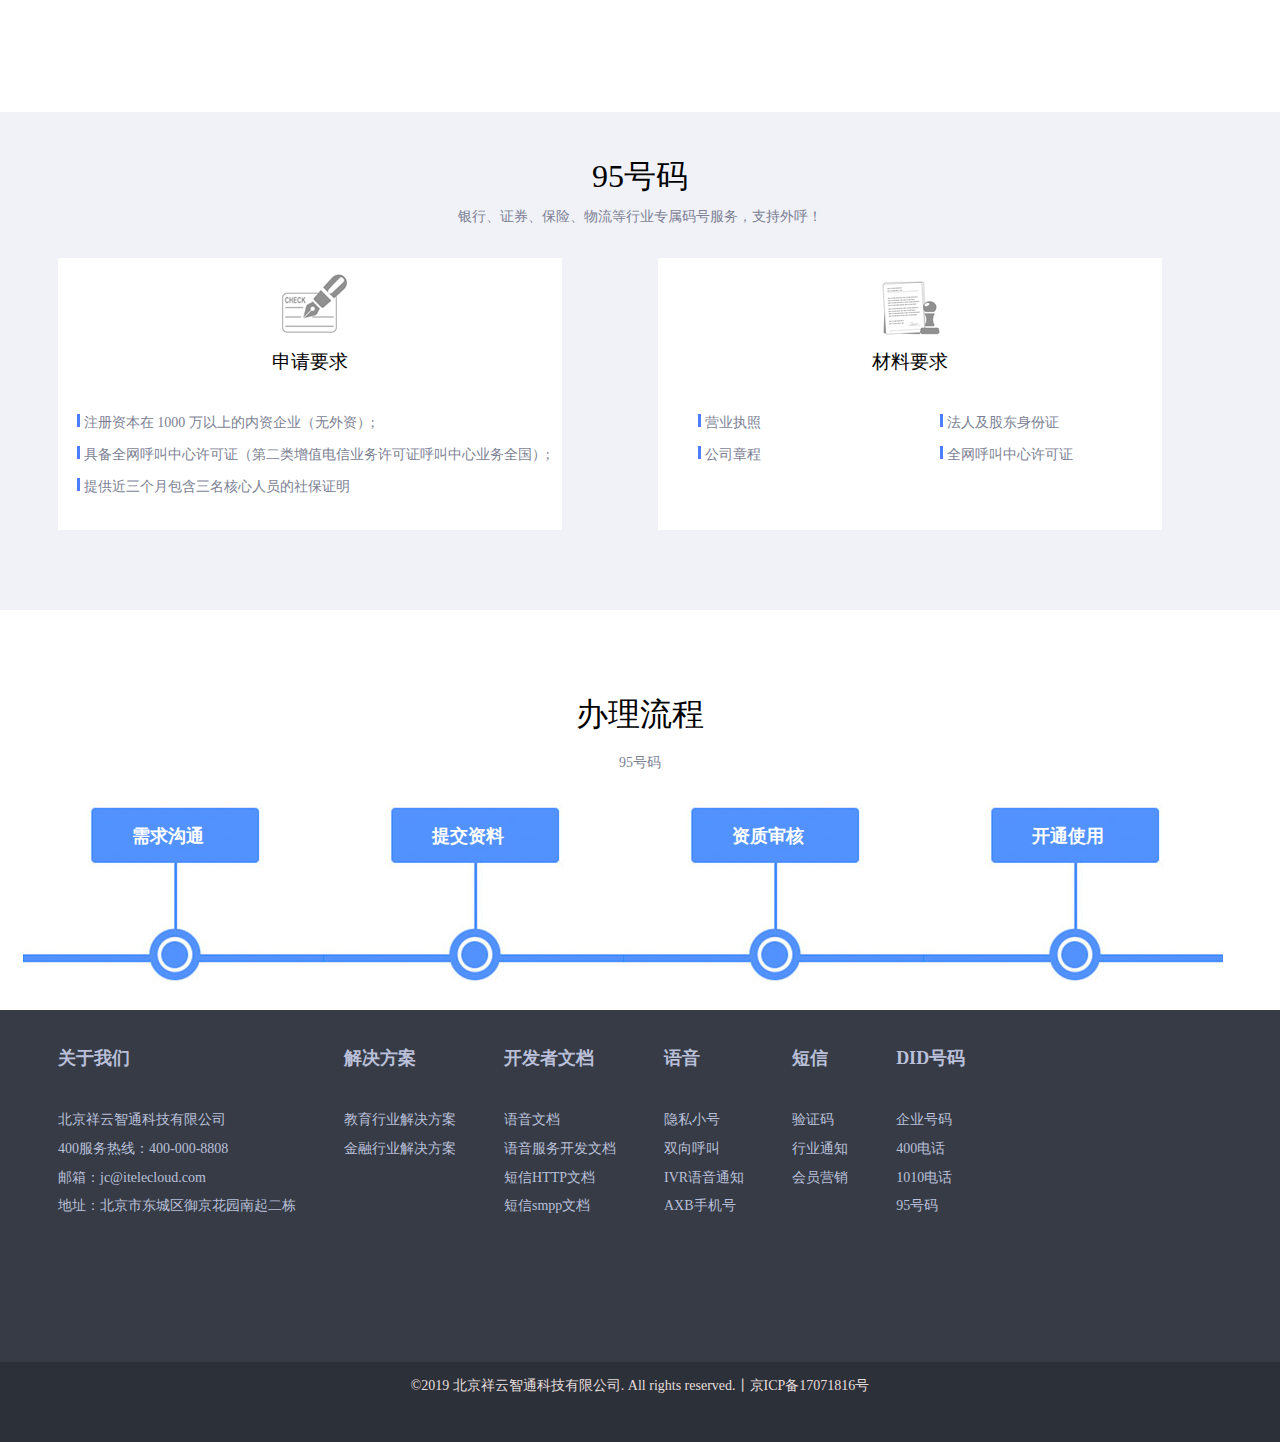
<file: enterprise.html>
<!Doctype html>
<html>
<head>
	<meta http-equiv="Content-Type" content="text/html; charset=UTF-8" />
	<meta name="viewport" content="width=device-width, initial-scale=1.0" />
	<title>祥云智通</title>
	<meta name="keywords" content="祥云智通  北京祥云智通科技有限公司  语音线路  短信群发 呼叫中心 隐私小号 营销短信">
	<meta name="description" content="祥云智通  北京祥云智通科技有限公司  语音线路  短信群发 呼叫中心 隐私小号 营销短信">
 	<link href="css/style.css" rel="stylesheet" type="text/css">
	<script src="/js/jquery-3.4.1.min.js"></script>
    <meta name="apple-mobile-web-app-title" content="祥云智通">
</head>
<body>
<!--header begin-->
<div id="header"></div>
<!--header end-->


<!--Body begin-->
<div class="container pics enterprisebody01 "  >
 

</div>
<!--Body end-->

<!--Body 02 begin-->
<div class="container enterpriseBody1">

	 <div class="row">
      <a name="e0"></a>
       <div   class="center lineheight5Rem font30"> 
       	 DID号码
       </div>
       <div class="center lineheight2Rem font14 fontColor7c7f94">拥有全国大部分城市DID号码资源申请，按照运营商实名制要求提交资料进行申请。</div>
       
       <div class="enterprise margintop2REM  height20Rem lineheight2Rem">
              <img src="images/enterprise_12.jpg" width="196" height="186"  style="margin-left:10%;"> 
              <img src="images/enterprise_09.jpg" width="446" height="383"  style="margin-left:10%;">
              <img src="images/enterprise_15.jpg" width="89" height="121"> 
       </div>
           
     </div>

</div>
 
<div class="enterprise02 height20Rem">
    <div class="row">
        <dl>
        	<dt><img src="images/enterprise_21.jpg"  height="293" alt=""></dt>
        </dl>
        <dl>
			<a name="e1"></a>
            <dt class="font30 center lineheight3Rem margintop2REM" >400号码</dt>
            <dd class="font14 fontColor7c7f94 center ">全方位多维度，精细化400电话管理</dd>
            <dd class="font14 fontColor7c7f94 margintop3REM lineheight2Rem" style="padding:0rem 3rem;">从通话记录、通话录音、电话转接接通情况等多维度分析，通过精细化管理，最大程度提升公司客服管理能力，提高用户体验，增加公司服务客户的效率，从服务的提升带动效益的增长。</dd>
        </dl>
   </div>
</div> 
 
<div class="container backgroundf0f2f7">
 
	 <div class="row">
    
       <div   class="center lineheight5Rem font30"> 
       	 产品价值
       </div>
        <div class="enterprisebody04 margintop2REM  height30Rem lineheight2Rem">
      		 <img src="images/enterprise_29.jpg" width="288" height="381"> 
      		 <img src="images/enterprise_31.jpg" width="288" height="381"> 
      		 <img src="images/enterprise_33.jpg" width="288" height="381"> 
      		 <img src="images/enterprise_35.jpg" width="288" height="381"> 
             
        </div>
           
     </div>
</div>

<div class="container pics enterprisebody02"></div>

<div class="container">

	 <div class="row">
    
       <div   class="center lineheight5Rem font30"> 
       	 精选靓号
       </div>
        <div class="  margintop2REM  height15Rem lineheight2Rem">
          
            <div class="enter03left">
                <div class="active">普通号码</div>
                <div>A类号码</div>
                <div>B类号码</div>
                
            </div>
            <div class="enter03right">
                <div  class="active">在线咨询</div>  
                
                
                 <div >400-998-998</div> <div >4008-665-666</div>  <div >4006-686-686</div> <div >400-666-1111</div> <div >4006-888-999</div> 
                 <div >4000-123-123</div><div >400-6666-966</div> <div >4007-777-888</div>   <div >4007-567-567</div>   <div >4000-000-988</div>   
                 <div >400-686-6686</div>   <div >4006-987-987</div> <div >400-888-5656</div>  <div > 400-999-8989</div>   <div >4001-666-999</div>   
                 <div >4006-66-4006</div>   <div >4000-123-456</div>   <div >4009-998-998</div> 
                 
                 <div >400-689-8668</div>  <div >4009-686-969</div>  <div >400-0123-988</div>  <div >400-789-0789</div>  <div >400-111-6669</div>  <div >400-88-9669 </div>
<div >4006-006-188</div>  <div >400-6886-966</div>  <div >400-989-9989</div>  <div >4001-116-119</div>   <div >400-998-9866</div><div > 400-9696-988</div>
<div >400-888-9688</div>  <div >4006-518-598</div>  <div >400-6556-996</div>  <div >400-666-9889</div>  <div >400-0123-789</div> <div > 400-655-6996</div>
            </div>
              
        </div>
           
     </div>

</div>
 
<div class="voiceBody03 height25Rem margintop2REM">
    <div class="container row ">
      
            <div class="center lineheight5Rem  margintop4REM font30" >办理流程</div>
            <div class="enterprise04" >
               <div >选择号码&nbsp;&nbsp;</div>
               <div >签约付款&nbsp;&nbsp;</div>
               <div >提交资料&nbsp;&nbsp;</div>
               <div >开通使用&nbsp;&nbsp;</div>
            </div>
    
    </div>
</div>
 
<div class="container marginbotton2REM">

    <div class="row">
         <a name="e2"></a>
         <div   class="center lineheight3Rem font30 margintop3REM " >产品说明</div>
         <div class="font14 fontColor7c7f94 center marginbotton2REM">1010号码</div>

            <div class="enterpriseTitile ">
              <img src="images/enterprise_56.jpg"  height="237" alt=""> 
              <img src="images/enterprise_58.jpg"  height="237" alt=""> 
              <img src="images/enterprise_60.jpg"  height="237" alt=""> 
            </div>
      </div>

</div>
 
<div class="body03   ">
    <div class="container row ">
      
        <div class="center lineheight5Rem  margintop4REM font30" >资质要求</div>
        <div class="font14 center fontColor7c7f94 marginbotton2REM"> 1010号码</div>
           
            <div>
               <ul class="ulLiFloatLeft enter03li" style="margin-left:13rem;">
                 <li style="text-align:right"><img src="images/enterprise_69.jpg" width="401" height="172"></li>
                 <li>
                 	<dl class=" font14" style="width:30rem; height:9rem; padding-left:1rem; background:#FFF; padding:1rem 1rem;">
                    	<dd><span><img src="images/message_point.jpg" width="3" height="13"></span> <span>银行、证券、保险等金融类集团客户；</span></dd>
                        <dd><span><img src="images/message_point.jpg" width="3" height="13"></span> <span>拥有工信部批复的95号码使用权的集团客户；</span></dd>
                        <dd><span><img src="images/message_point.jpg" width="3" height="13"></span> <span>注册资金大于5000W的集团客户</span></dd>
                        <dd class="margintop1REM" style="color:#2a66af">  <span>以上条件满足其一即可办理</span></dd>
                        

                    </dl>
                 </li>
               </ul>
            </div>
  </div>
</div> 

<div class=" height35Rem backgroundWhite">
    <div class="container row ">
      
            <div class="center lineheight5Rem  margintop4REM font30" >办理流程</div>
            <div class="font14 center fontColor7c7f94 marginbotton2REM"> 1010号码</div>
            <div class="enterprise04white" style="margin-left:2rem" >
               <div >提交资质&nbsp;&nbsp;</div>
               <div >业务申请&nbsp;&nbsp;</div>
               <div >签约付款&nbsp;&nbsp;</div>
               <div >开通使用&nbsp;&nbsp;</div>
            </div>
    
    </div>
</div>
 
<!--Body 05 begin-->
<div class="container  backgroundf0f2f7 paddingBotton5REM">

    <div class="row">
        <a name="e3"></a>
        <div   class="center lineheight4Rem font30 margintop2REM">95号码</div>
        <div class="font14 center fontColor7c7f94 marginbotton2REM">银行、证券、保险、物流等行业专属码号服务，支持外呼！ </div>
            <div class="enterpriseTitle02 ">
               <dl>
               	<dt><img src="images/enterprise_76.jpg"  height="86" alt=""></dt>
                <dt  class="marginbotton2REM">申请要求</dt>
                <dd><span><img src="images/message_point.jpg" width="3" height="13"></span> <span>注册资本在 1000 万以上的内资企业（无外资）;</span></dd>
                <dd><span><img src="images/message_point.jpg" width="3" height="13"></span> <span>具备全网呼叫中心许可证（第二类增值电信业务许可证呼叫中心业务全国）;</span></dd>
                <dd><span><img src="images/message_point.jpg" width="3" height="13"></span> <span>提供近三个月包含三名核心人员的社保证明</span></dd>
               </dl>
               <dl class="enterpriseTitle02rigjt">
               	<dt><img src="images/enterprise_78.jpg"  height="86" alt=""></dt>
                <dt class="marginbotton2REM">材料要求</dt>                                                    
                <dd><span><img src="images/message_point.jpg" width="3" height="13"></span> <span>营业执照</span></dd>  
                <dd><span><img src="images/message_point.jpg" width="3" height="13"></span> <span>法人及股东身份证</span></dd>  
                <dd><span><img src="images/message_point.jpg" width="3" height="13"></span> <span>公司章程</span></dd>
                <dd><span><img src="images/message_point.jpg" width="3" height="13"></span> <span>全网呼叫中心许可证</span></dd>  
              </dl>
            </div>
      </div>

</div>


<div class="backgroundWhite height25Rem">
    <div class="container row ">
      
            <div class="center lineheight5Rem  margintop4REM font30" >办理流程</div>
            <div class="font14 center fontColor7c7f94 marginbotton2REM"> 95号码</div>
            <div class="enterprise04white" style="margin-left:1%" >
               <div >需求沟通&nbsp;&nbsp;</div>
               <div >提交资料&nbsp;&nbsp;</div>
               <div >资质审核&nbsp;&nbsp;</div>
               <div >开通使用&nbsp;&nbsp;</div>
            </div>
    
    </div>
</div>

 

<div id="bottom"></div>

</body>
<script  type="text/javascript">
 $("#header").load("./header.html"); 
 $("#bottom").load("./bottom.html"); 
 
 function productShow()
 {
	 $(".menu").show();
 }
  function productHidden()
 {
	 $(".menu").hide();
 }
</script>
<script src="/js/js.js"></script>
</html>
</file>
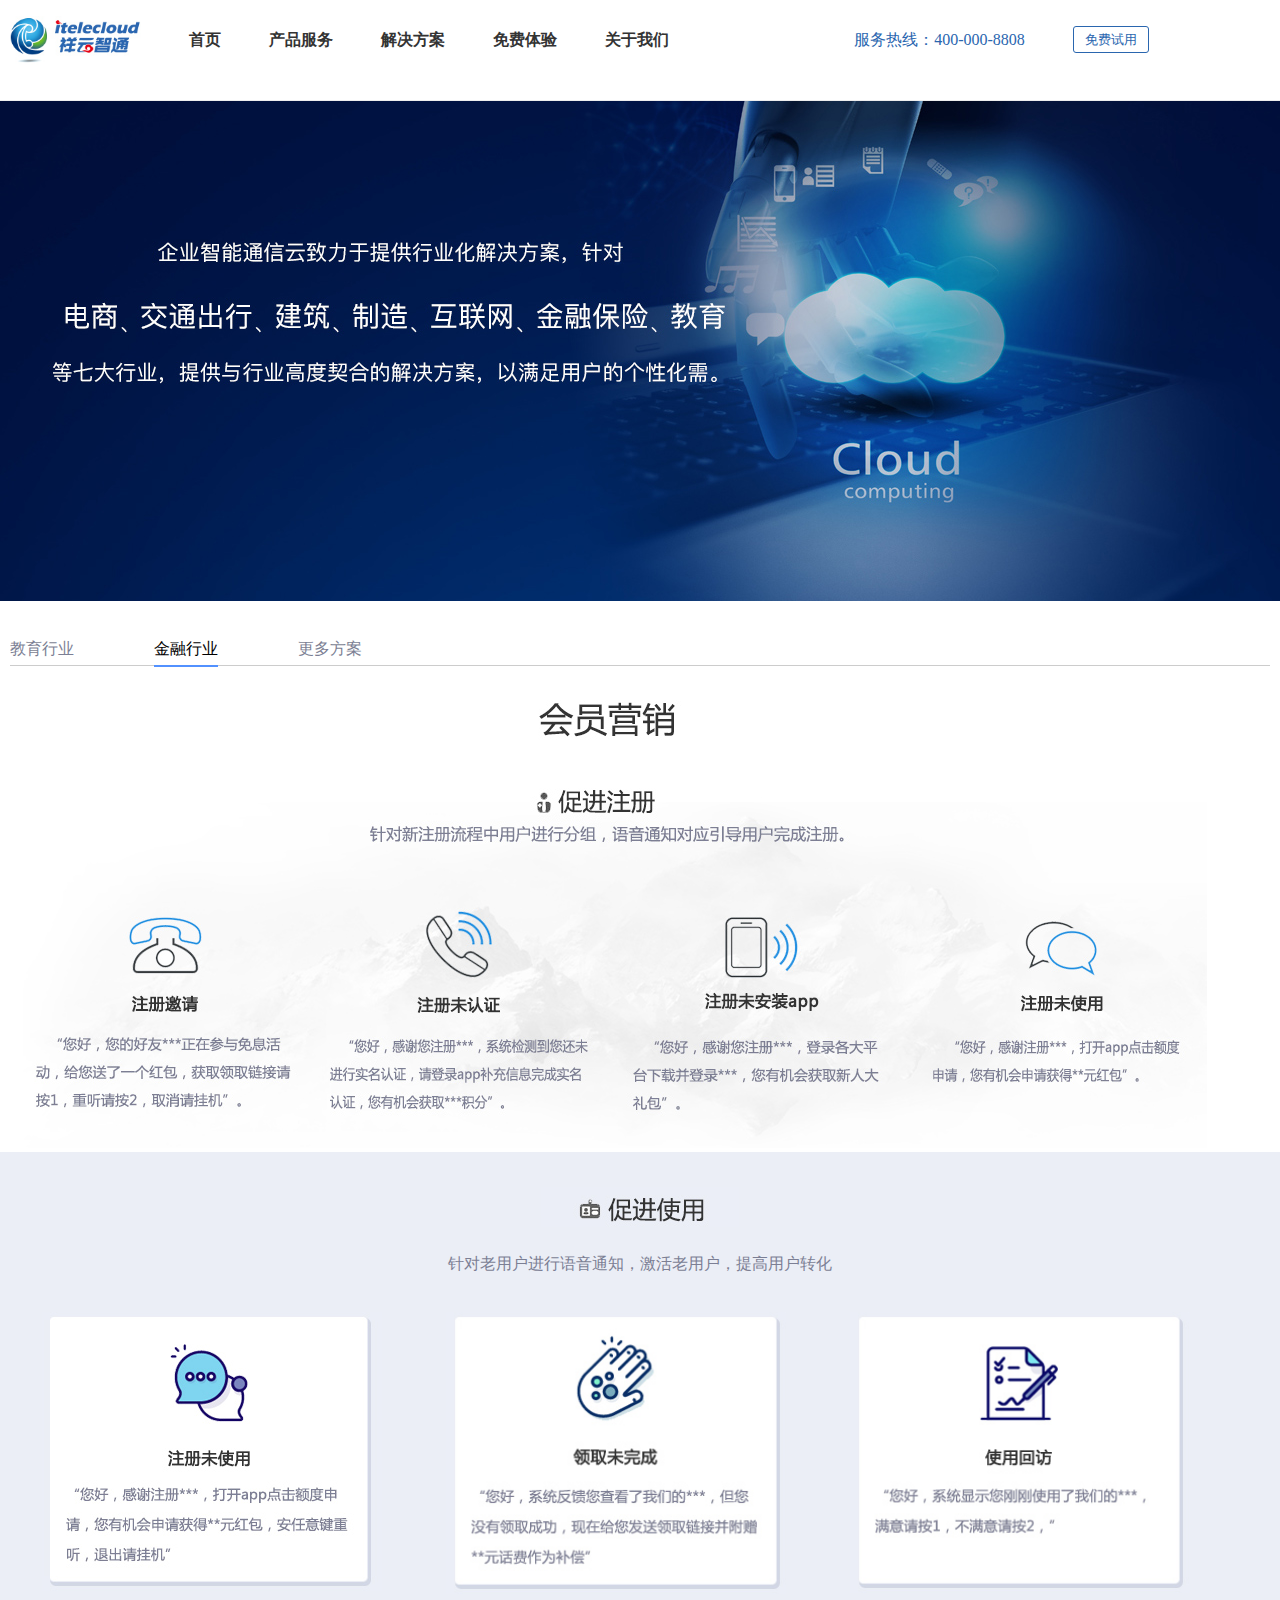
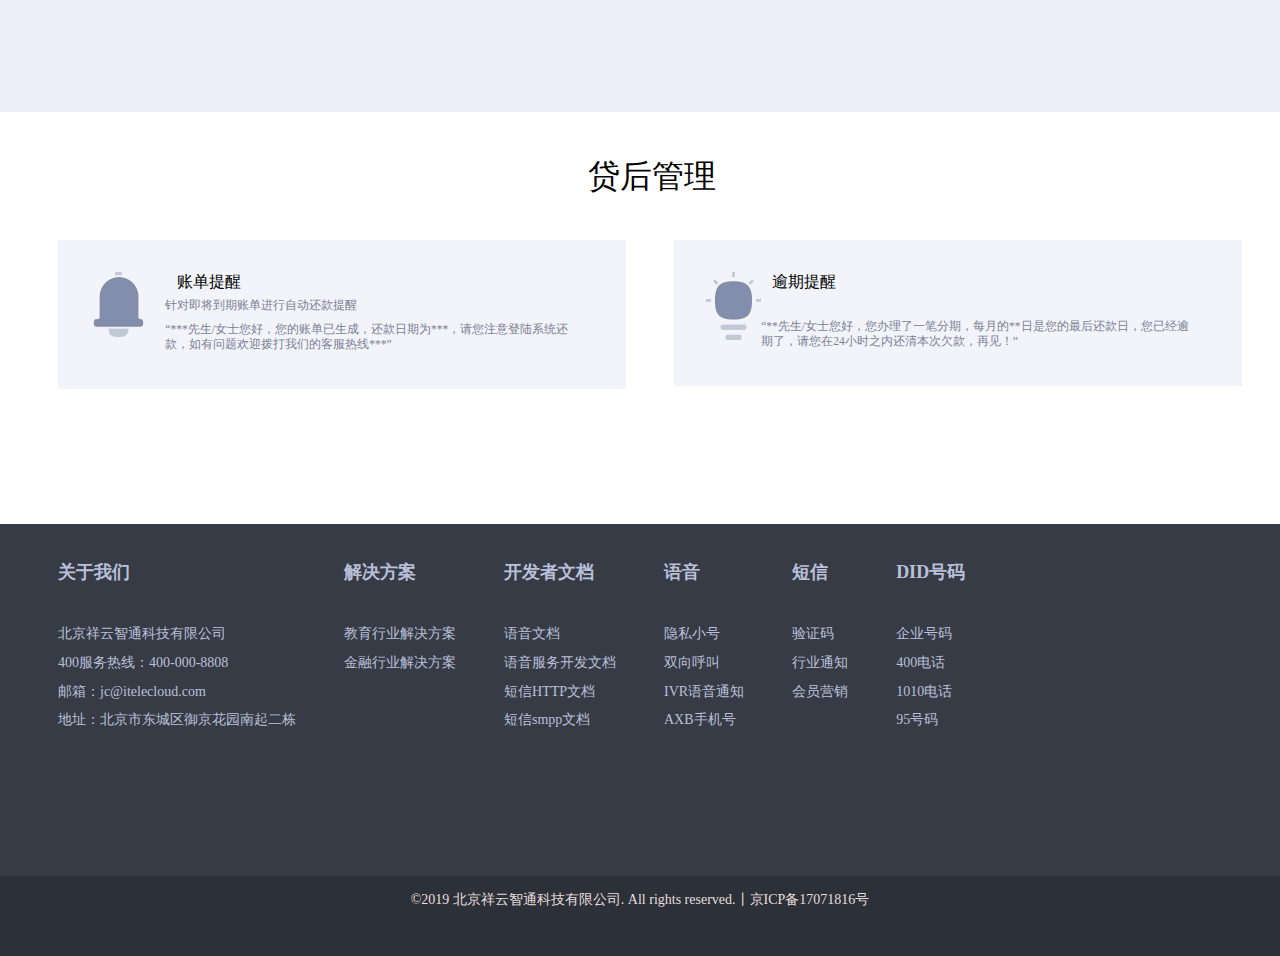
<file: financial.html>
<!Doctype html>
<html>
<head>
	<meta http-equiv="Content-Type" content="text/html; charset=UTF-8" />
	<meta name="viewport" content="width=device-width, initial-scale=1.0" />
	<title>祥云智通</title>
	<meta name="keywords" content="祥云智通  北京祥云智通科技有限公司  语音线路  短信群发 呼叫中心 隐私小号 营销短信">
	<meta name="description" content="祥云智通  北京祥云智通科技有限公司  语音线路  短信群发 呼叫中心 隐私小号 营销短信">
	<link rel="stylesheet" href="css/style.css" type="text/css"  />
	<script src="/js/jquery-3.4.1.min.js"></script>
    <meta name="apple-mobile-web-app-title" content="祥云智通">
</head>
<body>
<!--header begin-->
<div id="header"></div>
<!--header end-->


<!--Body begin-->
<div class="container pics finacialbody01 "  >
 

</div>
<!--Body end-->

<!--Body 02 begin-->
<div class="container">

	 <div class="row">
    
        <div class="lineheight2Rem finaBody02 margintop2REM height2Rem">
         <ul> <a href="education.html"><li>教育行业</li></a><li  class="active">金融行业</li><a href="https://tb.53kf.com/code/client/309037e51f21ce0e9d656bd9eef796fd/1"  target="_blank"><li>更多方案</li></a></ul>
        </div>
        <br clear="all">
        <img src="images/finance2_03.jpg" width="1197" height="464">
     
     </div>

</div>
<!--Body 02 end-->
 <div class="container height35Rem   " style="background:#ebeef6" >

    <div class="row">
       <div   class="center lineheight4Rem font30 margintop2REM"> <img src="images/finance2_07.jpg" width="198" height="40"></div>
       <div   class="center lineheight2Rem font25" style="color:#7c7f94"> 针对老用户进行语音通知，激活老用户，提高用户转化 </div>
       <DIV class="finaccial2body2">
       <img src="images/finance2_11.jpg" width="340" > 
       <img src="images/finance2_13.jpg" width="340"  > 
       <img src="images/finance2_15.jpg" width="340" > 
       
       
       </DIV>
   </div>
    
 </div>

<!--Body 05 begin-->
<div class="container row  finbody05  marginbotton2REM">

    <div class="row">
    
        <div   class="center lineheight4Rem font30  margintop2REM" style="padding-left:1.5rem;">贷后管理</div>
            <div class="fincialBottonText">
               <ul>
               	<li style="width:14%"><img src="images/f_002.png"  height="68" alt=""></li>
                <li style="width:84%">
                <dl>
                     <dt>账单提醒</dt>
                     <dd>
						针对即将到期账单进行自动还款提醒              
			         </dd>
                     <dd>
                		“***先生/女士您好，您的账单已生成，还款日期为***，请您注意登陆系统还款，如有问题欢迎拨打我们的客服热线***”
                     </dd>
                </dl>
 
                </li>
               </ul>
               <ul>
               	<li style="width:10%"><img src="images/f_001.png"  height="68" alt=""></li>
                <li style="width:89%"> 
                <dl>
                     <dt>逾期提醒</dt>
                     <dd>
						        &nbsp;&nbsp;   
			         </dd>
                     <dd>
                		“**先生/女士您好，您办理了一笔分期，每月的**日是您的最后还款日，您已经逾期了，请您在24小时之内还清本次欠款，再见！”
                     </dd>
                </dl>
                
                </li>
               </ul>
 
            </div>
      </div>

</div>
  
</div> 



<div id="bottom"></div>

</body>
<script  type="text/javascript">
 $("#header").load("./header.html"); 
 $("#bottom").load("./bottom.html"); 
 
 function productShow()
 {
	 $(".menu").show();
 }
  function productHidden()
 {
	 $(".menu").hide();
 }
</script>
<script src="/js/js.js"></script>
</html>
</file>
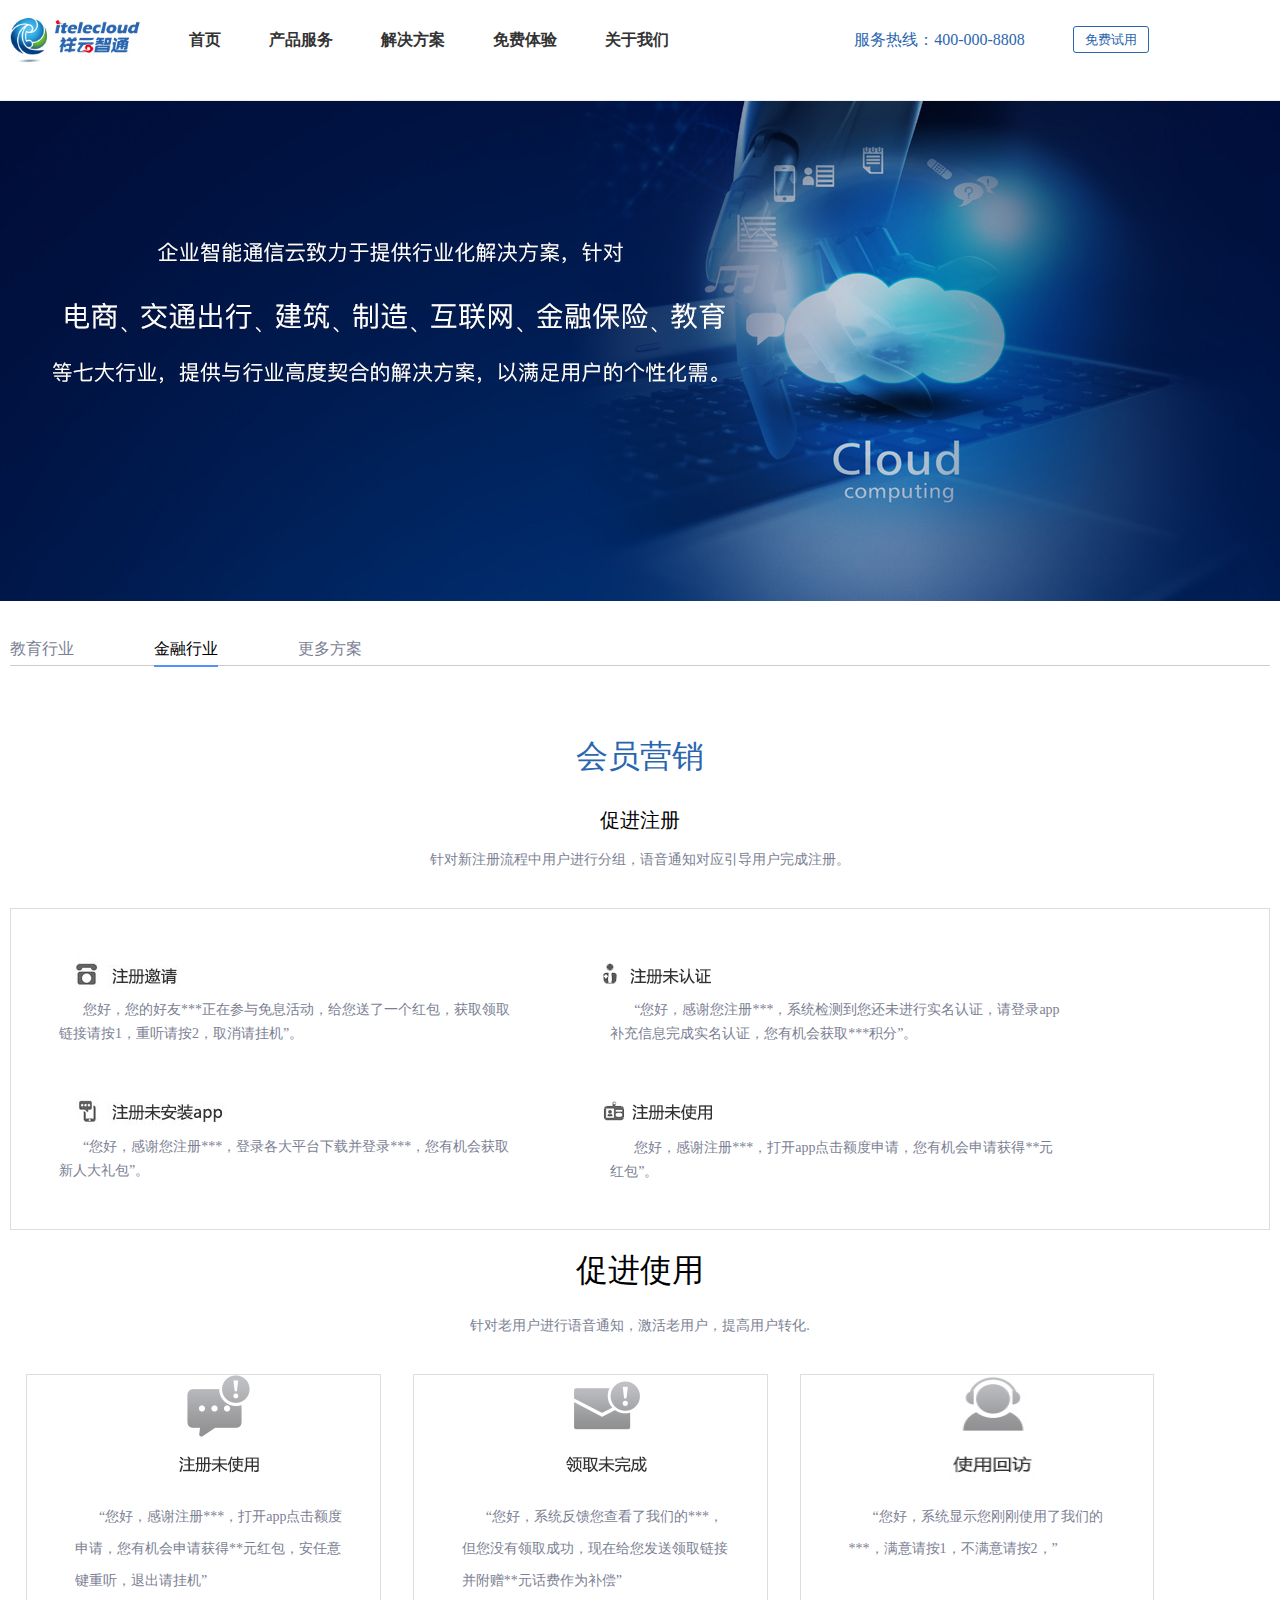
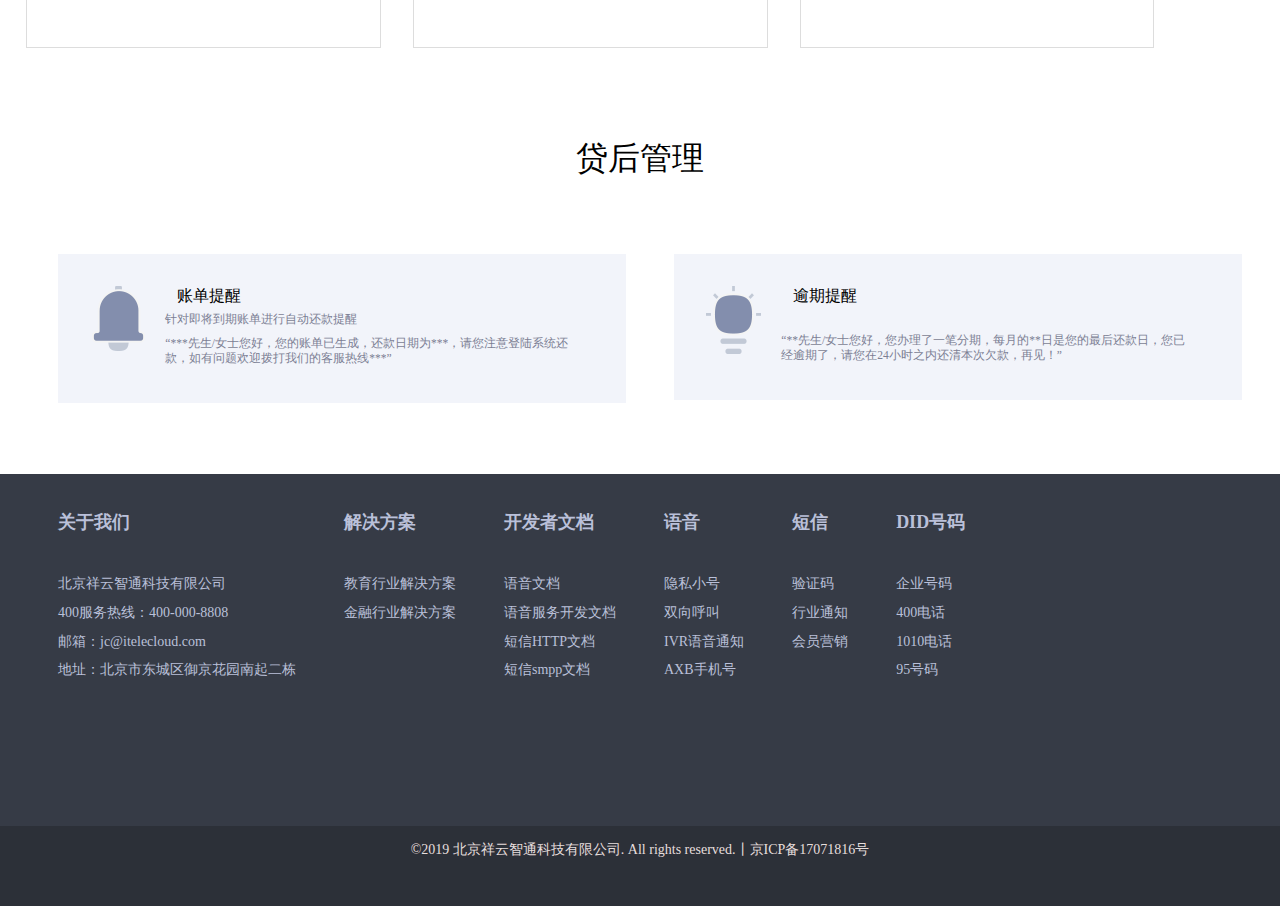
<file: financial_bak.html>
<!Doctype html>
<html>
<head>
	<meta http-equiv="Content-Type" content="text/html; charset=UTF-8" />
	<meta name="viewport" content="width=device-width, initial-scale=1.0" />
	<title>祥云智通</title>
	<meta name="keywords" content="祥云智通  北京祥云智通科技有限公司  语音线路  短信群发 呼叫中心 隐私小号 营销短信">
	<meta name="description" content="祥云智通  北京祥云智通科技有限公司  语音线路  短信群发 呼叫中心 隐私小号 营销短信">
	<link rel="stylesheet" href="css/style.css" type="text/css"  />
	<script src="/js/jquery-3.4.1.min.js"></script>
    <meta name="apple-mobile-web-app-title" content="祥云智通">
</head>
<body>
<!--header begin-->
<div id="header"></div>
<!--header end-->


<!--Body begin-->
<div class="container pics finacialbody01 "  >
 

</div>
<!--Body end-->

<!--Body 02 begin-->
<div class="container">

	 <div class="row">
    
        <div class="lineheight2Rem finaBody02 margintop2REM height2Rem">
         <ul> <a href="education.html"><li>教育行业</li></a><li  class="active">金融行业</li><a href="https://tb.53kf.com/code/client/309037e51f21ce0e9d656bd9eef796fd/1"  target="_blank"><li>更多方案</li></a></ul>
        </div>
        <br clear="all">
        <div class="center lineheight5Rem  margintop2REM font30 color2a66af" >会员营销</div>
        <div class="center lineheight3Rem  font20" >促进注册</div>
        <div class="center lineheight2Rem font14 fontColor7c7f94">针对新注册流程中用户进行分组，语音通知对应引导用户完成注册。</div>

        <div class="indexBody05 margintop2REM  height20Rem lineheight1_5Rem  finacial02Dl" style="border:#ddd solid 1px;">
         <dl>
         	<dt><img src="images/financialIndustry_03.jpg" width="212" height="34">
            </dt>
            <dd>
            您好，您的好友***正在参与免息活动，给您送了一个红包，获取领取链接请按1，重听请按2，取消请挂机”。
            </dd>
         </dl>
         <dl>
         	<dt><img src="images/financialIndustry_07.jpg" width="141" height="34">
            </dt>
            <dd>
               “您好，感谢您注册***，系统检测到您还未进行实名认证，请登录app补充信息完成实名认证，您有机会获取***积分”。
            </dd>
         </dl>
         <dl>
         	<dt><img src="images/financialIndustry_09.jpg" width="212" height="34">
            </dt>
            <dd>
               “您好，感谢您注册***，登录各大平台下载并登录***，您有机会获取新人大礼包”。
            </dd>
         </dl>
         <dl>
         	<dt><img src="images/financialIndustry_10.jpg" width="141" height="35">
            </dt>
            <dd>
            您好，感谢注册***，打开app点击额度申请，您有机会申请获得**元红包”。
            </dd>
         </dl>
        </div>
        
        <div class="center lineheight5Rem  font30" >促进使用</div>
        <div class="center lineheight2Rem font14 fontColor7c7f94">针对老用户进行语音通知，激活老用户，提高用户转化.</div>
        <div class="indexBody05 margintop2REM  height20Rem lineheight2Rem  finacial03Dl">
         <dl>
         	<dt><img src="images/financialIndustry_16.jpg" width="104" height="115">
            </dt>
            <dd>
           “您好，感谢注册***，打开app点击额度申请，您有机会申请获得**元红包，安任意键重听，退出请挂机”
            </dd>
         </dl>
         <dl>
         	<dt><img src="images/financialIndustry_18.jpg" width="125" height="115">
            </dt>
            <dd>
              “您好，系统反馈您查看了我们的***，但您没有领取成功，现在给您发送领取链接并附赠**元话费作为补偿”
            </dd>
         </dl>
         <dl>
         	<dt><img src="images/financialIndustry_20.jpg" width="125" height="115">
            </dt>
            <dd>
              “您好，系统显示您刚刚使用了我们的***，满意请按1，不满意请按2，”
            </dd>
         </dl>
     </div>

</div>
<!--Body 02 end-->
 

<!--Body 05 begin-->
<div class="container row  finbody05 ">

    <div class="row">
    
        <div   class="center lineheight8Rem font30">贷后管理</div>
            <div class="fincialBottonText">
               <ul>
               	<li style="width:14%"><img src="images/f_002.png"  height="68" alt=""></li>
                <li style="width:84%">
                <dl>
                     <dt>账单提醒</dt>
                     <dd>
						针对即将到期账单进行自动还款提醒              
			         </dd>
                     <dd>
                		“***先生/女士您好，您的账单已生成，还款日期为***，请您注意登陆系统还款，如有问题欢迎拨打我们的客服热线***”
                     </dd>
                </dl>
 
                </li>
               </ul>
               <ul>
               	<li style="width:14%"><img src="images/f_001.png"  height="68" alt=""></li>
                <li style="width:84%"> 
                <dl>
                     <dt>逾期提醒</dt>
                     <dd>
						        &nbsp;&nbsp;   
			         </dd>
                     <dd>
                		“**先生/女士您好，您办理了一笔分期，每月的**日是您的最后还款日，您已经逾期了，请您在24小时之内还清本次欠款，再见！”
                     </dd>
                </dl>
                
                </li>
               </ul>
 
            </div>
      </div>

</div>
  
</div> 



<div id="bottom"></div>

</body>
<script  type="text/javascript">
 $("#header").load("./header.html"); 
 $("#bottom").load("./bottom.html"); 
 
 function productShow()
 {
	 $(".menu").show();
 }
  function productHidden()
 {
	 $(".menu").hide();
 }
</script>
<script src="/js/js.js"></script>
</html>
</file>
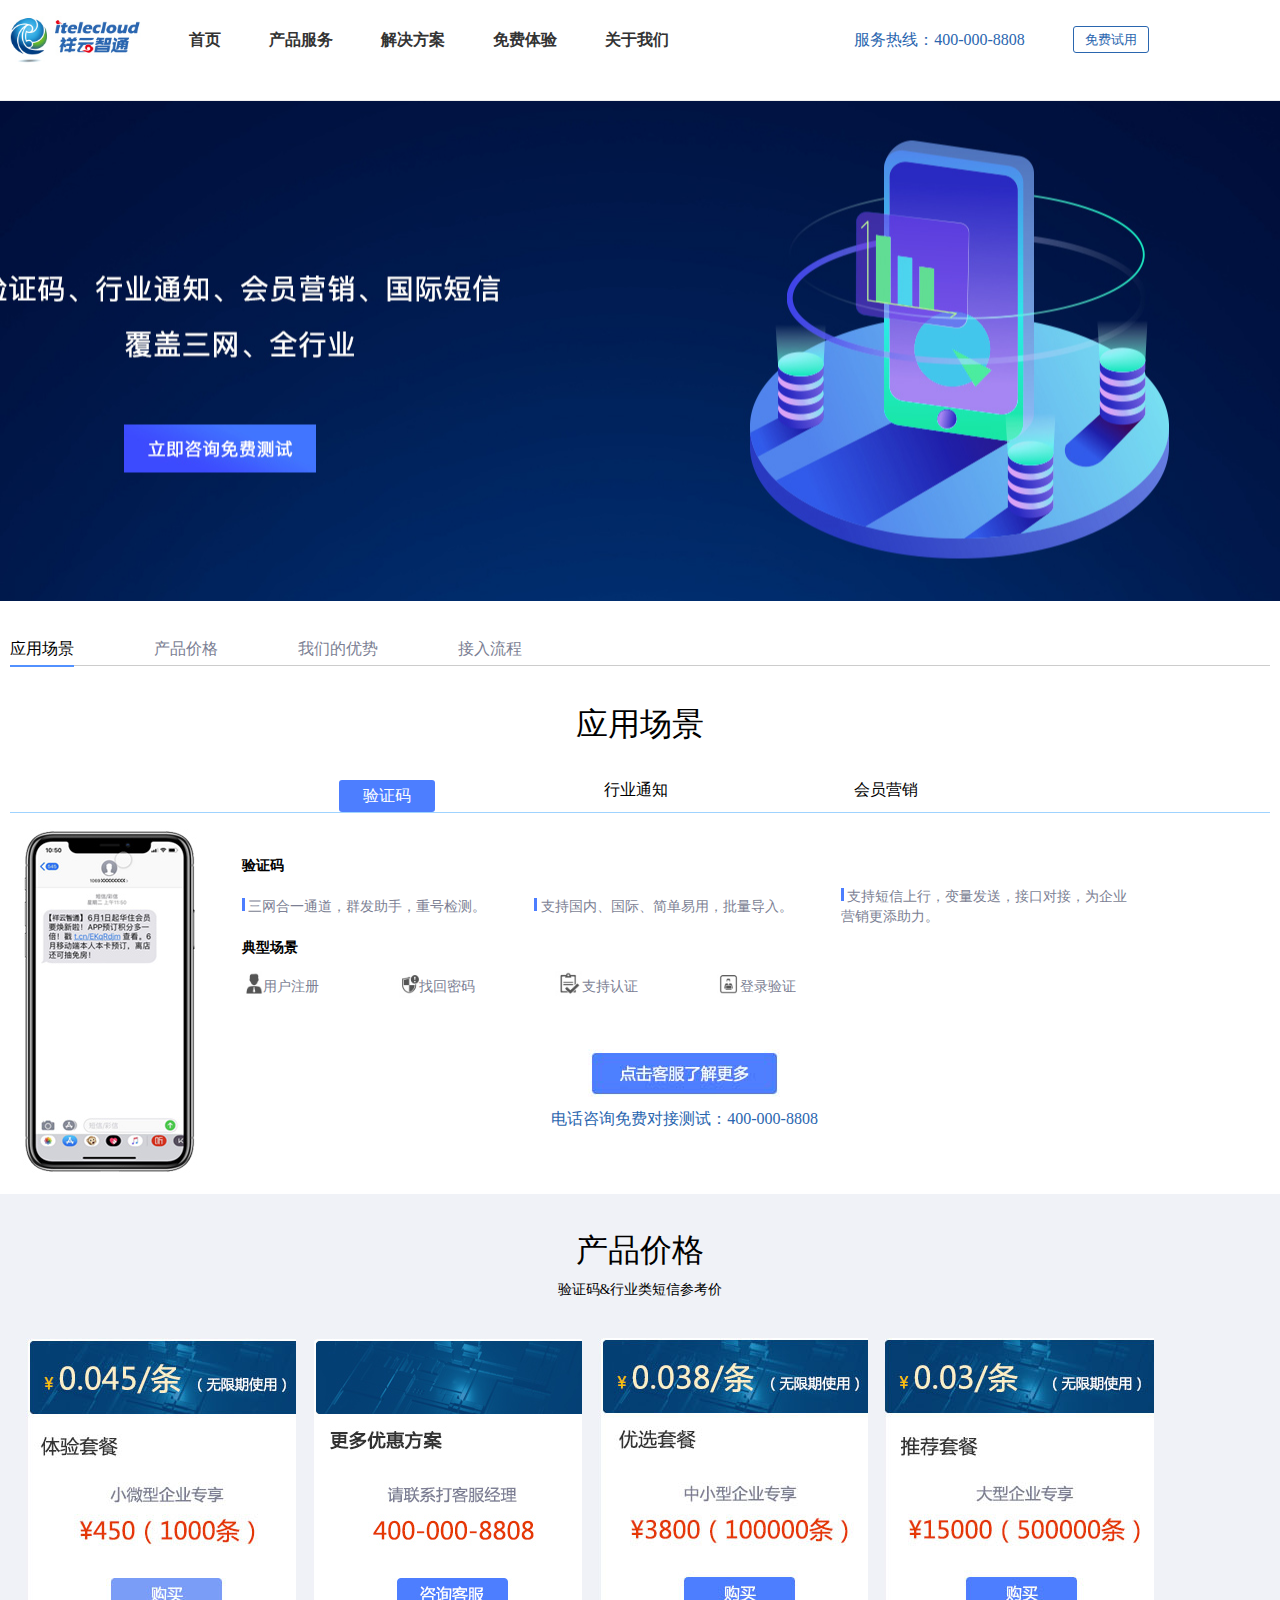
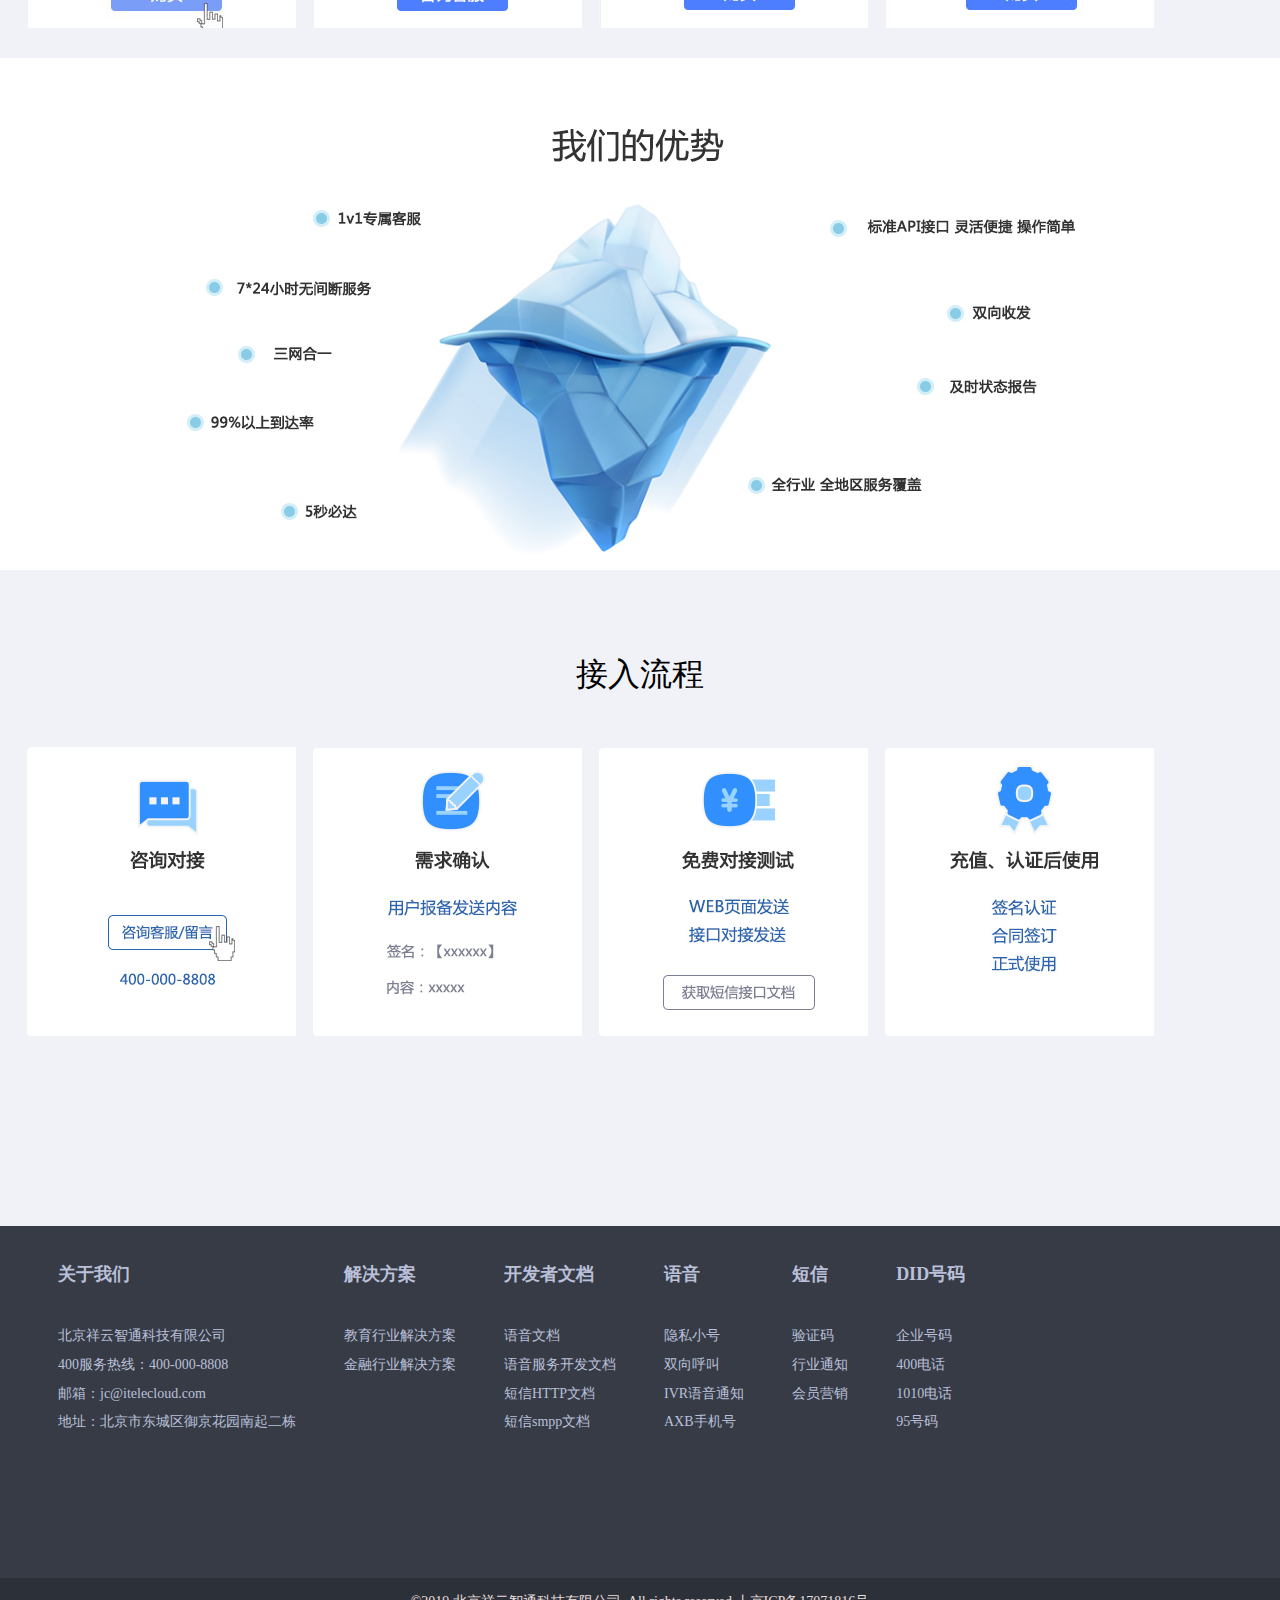
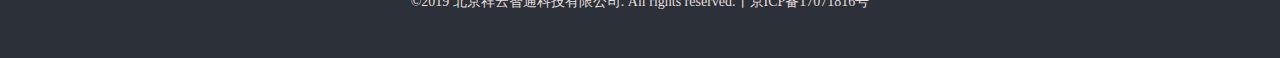
<file: message.html>
<!Doctype html>
<html>
<head>
	<meta http-equiv="Content-Type" content="text/html; charset=UTF-8" />
	<meta name="viewport" content="width=device-width, initial-scale=1.0" />
	<title>祥云智通</title>
	<meta name="keywords" content="祥云智通  北京祥云智通科技有限公司  语音线路  短信群发 呼叫中心 隐私小号 营销短信">
	<meta name="description" content="祥云智通  北京祥云智通科技有限公司  语音线路  短信群发 呼叫中心 隐私小号 营销短信">
	<link rel="stylesheet" href="/css/style.css" type="text/css"  />
	<link href="css/style.css" rel="stylesheet" type="text/css">
	<script src="/js/jquery-3.4.1.min.js"></script>
    <meta name="apple-mobile-web-app-title" content="祥云智通">
</head>
<body>
<!--header begin-->
<div id="header"></div>
<!--header end-->


<!--Body begin-->
<div class="container pics messagebody01 "  >
 

</div>
<!--Body end-->

<!--Body 02 begin-->
<div class="container">

	 <div class="row">
    
        <div class="lineheight2Rem finaBody02 margintop2REM height2Rem">
         <ul> <li class="active" >应用场景</li><a href="#cpjg"><li >产品价格</li></a><a href="#wmdys"><li>我们的优势</li></a><a href="#jrlc"><li>接入流程</li></a></ul>
        </div>
        <br clear="all">
        <div class="center lineheight5Rem  font30" >应用场景</div>
        <div class="messageBody02 margintop1REM"> <ul> 
          <li id="tabBotton_1"  class="tabClass active" ><span>验证码</span></li>
          <li id="tabBotton_2"  class="tabClass"><span>行业通知</span></li>
          <li id="tabBotton_3"  class="tabClass"><span>会员营销</span></li> 
          </ul></div>
        <div>
        	<table width="100%" border="0" cellpadding="0" cellspacing="0" id="DivtabBotton_1">
              <tr>
                <td rowspan="3" align="center"><img src="images/message_08.jpg" width="175" height="345"  class="margintop1REM"></td>
                <td  rowspan="3"><table  border="0" cellpadding="0" cellspacing="0" style="margin-left:2rem;">
                  <tr>
                    <td class="font14 fontWeight">验证码</td>
                    <td>&nbsp;</td>
                    <td>&nbsp;</td>
                  </tr>
                  <tr>
                    <td class="font14 fontColor7c7f94 lineheight4Rem">
                     <div>
                    	<span><img src="images/message_point.jpg" width="3" height="13"></span> <span>三网合一通道，群发助手，重号检测。</span>
                     </div>
                    </td>
                    <td class="font14 fontColor7c7f94 lineheight4Rem">
                    <div style="margin-left:3rem;">
                    	<span><img src="images/message_point.jpg" width="3" height="13"></span> <span>支持国内、国际、简单易用，批量导入。</span>
                    </div>
                    </td>
                    <td class="font14 fontColor7c7f94 lineheight4Rem" >
                    <div style="margin-left:3rem;  line-height:1.2rem !important; ">
                    	<span><img src="images/message_point.jpg" width="3" height="13"></span> <span style="line-height:1rem !important;">支持短信上行，变量发送，接口对接，为企业<br />营销更添助力。</span>
                    </div>
                    </td>
                  </tr>
                  <tr>
                    <td class="font14 fontWeight">典型场景</td>
                    <td>&nbsp;</td>
                    <td>&nbsp;</td>
                  </tr>
                  <tr>
                    <td height="60" colspan="3">
                       <ul class="message02 font14 fontColor7c7f94 message02_1">
                       		<li ><span> <img src="images/message_ico_3_03.jpg"  height="28"></span><span>用户注册</span></li>
                       		<li ><span> <img src="images/message_ico_3_05.jpg"   height="28"></span><span>找回密码</span></li>
                       		<li ><span> <img src="images/message_ico_3_07.jpg"  height="28"></span><span>支持认证</span></li>
                       		<li ><span> <img src="images/message_ico_3_09.jpg"   height="28"></span><span>登录验证</span></li>
                       		 
                       </ul>
                    </td>
                  </tr>
                  <tr>
                    <td height="60" colspan="3" align="center">
                    	<div class=" margintop2REM"><img src="images/message_001.jpg" width="193" height="51"></div>
                        <div></div>
                    </td>
                  </tr>
                  <tr>
                    <td height="31" colspan="3" align="center" style="color:#2a66af">电话咨询免费对接测试：400-000-8808</td>
                  </tr>
                </table></td>
                <td width="1%" height="101">&nbsp;</td>
              </tr>
              <tr>
                <td height="87">&nbsp;</td>
              </tr>
              <tr>
                <td height="29">&nbsp;</td>
              </tr>
            </table>
            
            <table width="100%" border="0" cellpadding="0" cellspacing="0" id="DivtabBotton_2">
              <tr>
                <td rowspan="3" align="center"><img src="images/message_08.jpg" width="175" height="345"  class="margintop1REM"></td>
                <td  rowspan="3"><table  border="0" cellpadding="0" cellspacing="0" style="margin-left:2rem;">
                  <tr>
                    <td class="font14 fontWeight">验证码</td>
                    <td>&nbsp;</td>
                    <td>&nbsp;</td>
                  </tr>
                  <tr>
                    <td class="font14 fontColor7c7f94 lineheight4Rem">
                     <div>
                    	<span><img src="images/message_point.jpg" width="3" height="13"></span> <span>三网合一通道，98%以上到达率，5s送达！</span>
                     </div>
                    </td>
                    <td class="font14 fontColor7c7f94 lineheight4Rem">
                    <div style="margin-left:3rem;">
                    	<span><img src="images/message_point.jpg" width="3" height="13"></span> <span>支持国内，国际，支持200多个国家，多语音。</span>
                    </div>
                    </td>
                    <td class="font14 fontColor7c7f94 lineheight4Rem">
                    <div style="margin-left:3rem;">
                    	<span><img src="images/message_point.jpg" width="3" height="13"></span> <span>支持变量，接口对接，可适应多种业务场景</span>
                    </div>
                    </td>
                  </tr>
                  <tr>
                    <td class="font14 fontWeight">典型场景</td>
                    <td>&nbsp;</td>
                    <td>&nbsp;</td>
                  </tr>
                  <tr>
                    <td height="60" colspan="3">
                       <ul class="message02 font14 fontColor7c7f94 message02_1">
                       		<li ><span> <img src="images/message_ico_03.jpg"  height="28"></span><span>系统通知</span></li>
                       		<li ><span> <img src="images/message_ico_05.jpg"   height="28"></span><span>消费提醒</span></li>
                       		<li ><span> <img src="images/message_ico_07.jpg"   height="28"></span><span>快递物流</span></li>
                       		<li ><span> <img src="images/message_ico_10.jpg"   height="28"></span><span>业务通知</span></li>
                       		<li ><span> <img src="images/message_ico_12.jpg"   height="28"></span><span>预警提醒</span></li>
                       </ul>
                    </td>
                  </tr>
                  <tr>
                    <td height="60" colspan="3" align="center">
                    	<div class=" margintop2REM"><img src="images/message_001.jpg" width="193" height="51"></div>
                        <div></div>
                    </td>
                  </tr>
                  <tr>
                    <td height="31" colspan="3" align="center" style="color:#2a66af">电话咨询免费对接测试：400-000-8808</td>
                  </tr>
                </table></td>
                <td width="1%" height="101">&nbsp;</td>
              </tr>
              <tr>
                <td height="87">&nbsp;</td>
              </tr>
              <tr>
                <td height="29">&nbsp;</td>
              </tr>
            </table>
             <table width="100%" border="0" cellpadding="0" cellspacing="0" id="DivtabBotton_3">
              <tr>
                <td rowspan="3" align="center"><img src="images/message_08.jpg" width="175" height="345"  class="margintop1REM"></td>
                <td  rowspan="3"><table  border="0" cellpadding="0" cellspacing="0" style="margin-left:2rem;">
                  <tr>
                    <td class="font14 fontWeight">验证码</td>
                    <td>&nbsp;</td>
                    <td>&nbsp;</td>
                  </tr>
                  <tr>
                    <td class="font14 fontColor7c7f94 lineheight4Rem">
                     <div>
                    	<span><img src="images/message_point.jpg" width="3" height="13"></span> <span>三网合一通道，群发助手，重号检测。</span>
                     </div>
                    </td>
                    <td class="font14 fontColor7c7f94 lineheight4Rem">
                    <div style="margin-left:3rem;">
                    	<span><img src="images/message_point.jpg" width="3" height="13"></span> <span>支持国内、国际、简单易用，批量导入。</span>
                    </div>
                    </td>
                    <td class="font14 fontColor7c7f94 lineheight4Rem">
                   <div style="margin-left:3rem;  line-height:1.2rem !important; ">
                    	<span><img src="images/message_point.jpg" width="3" height="13"></span> <span style="line-height:1rem !important;">支持短信上行，变量发送，接口对接，为企业<br />营销更添助力。</span>
                    </div>
                    </td>
                  </tr>
                  <tr>
                    <td class="font14 fontWeight">典型场景</td>
                    <td>&nbsp;</td>
                    <td>&nbsp;</td>
                  </tr>
                  <tr>
                    <td height="60" colspan="3">
                       <ul class="message02 font14 fontColor7c7f94 message02_1">
                       		<li ><span> <img src="images/message_11.jpg" width="30" height="28"></span><span>优惠促销</span></li>
                       		<li ><span> <img src="images/message_13.jpg" width="30" height="28"></span><span>新品上线</span></li>
                       		<li ><span> <img src="images/message_15.jpg" width="30" height="28"></span><span>推广活动</span></li>
                       		<li ><span> <img src="images/message_17.jpg" width="30" height="28"></span><span>会员服务</span></li>
                       		<li ><span> <img src="images/message_minpic_11.jpg" width="30" height="28"></span><span>公众号推广</span></li>
                       </ul>
                    </td>
                  </tr>
                  <tr>
                    <td height="60" colspan="3" align="center">
                    	<div class=" margintop2REM"><img src="images/message_001.jpg" width="193" height="51"></div>
                        <div></div>
                    </td>
                  </tr>
                  <tr>
                    <td height="31" colspan="3" align="center" style="color:#2a66af">电话咨询免费对接测试：400-000-8808</td>
                  </tr>
                </table></td>
                <td width="1%" height="101">&nbsp;</td>
              </tr>
              <tr>
                <td height="87">&nbsp;</td>
              </tr>
              <tr>
                <td height="29">&nbsp;</td>
              </tr>
            </table>
       </div>
 
</div>
<!--Body 02 end-->
</div> 

<div class="container backgroundf0f2f7 margintop1REM">
   <div class="row"><a name="cpjg"></a>
        <div class="center lineheight3Rem  margintop2REM font30" >产品价格</div>
        <div class="center lineheight2Rem  font14" >验证码&行业类短信参考价</div>
 
        <div class="indexBody05 margintop2REM  height20Rem lineheight2Rem  ">
         
             <dl class="msgbody05" style="background:url(images/message_01_24.jpg);">
             	<dt></dt>
                <dd></dd>
             </dl>
             <dl class="msgbody05" style="background:url(images/message_01_26.jpg); ">
             	<dt></dt>
                <dd></dd>
             </dl>
             <dl class="msgbody05" style="background:url(images/message_01_28.jpg); ">
             	<dt></dt>
                <dd></dd>
             </dl>
             <dl class="msgbody05" style="background:url(images/message_01_30.jpg); ">
             	<dt></dt>
                <dd></dd>
             </dl>
 
        </div>
   
   </div>
</div>

<div class="container">
	 <div class="row"><a name="wmdys"></a>
        <div class="indexBody05 margintop2REM  height30Rem ">
        <img src="images/message_29.jpg" width="1196" height="508"> </div>
	</div>
</div>


<div class="container backgroundf0f2f7"  style="position:relative;z-index:0">
	 <div class="row" ><a name="jrlc"></a>
        <div class="center lineheight5Rem  margintop4REM font30" >接入流程</div>
        <div class="indexBody05 margintop2REM  height30Rem ">
             <dl class="msgbody05" style="background:url(images/message_01_47.jpg);">
             	<dt></dt>
                <dd></dd>
             </dl>
             <dl class="msgbody05" style="background:url(images/message_01_49.jpg);">
             	<dt></dt>
                <dd></dd>
             </dl>
             <dl class="msgbody05" style="background:url(images/message_01_51.jpg);">
             	<dt></dt>
                <dd></dd>
             </dl>
             <dl class="msgbody05" style="background:url(images/message_01_53.jpg);">
             	<dt></dt>
                <dd></dd>
             </dl>
             
       </div>
       
	</div>
    <!--div style=" float:left; left:87%; position:absolute; top:7rem;">
           	   <img src="images/message_01-1.png" > 
    </div-->
</div>

<!--Body 05 end-->

<div id="bottom">

</div>

<!--boot   end-->


</body>
<script  type="text/javascript">
 $("#header").load("./header.html"); 
 $("#bottom").load("./bottom.html"); 
 
 function productShow()
 {
	 $(".menu").show();
 }
  function productHidden()
 {
	 $(".menu").hide();
 }
</script>
<script src="/js/js.js"></script>
</html>
</file>
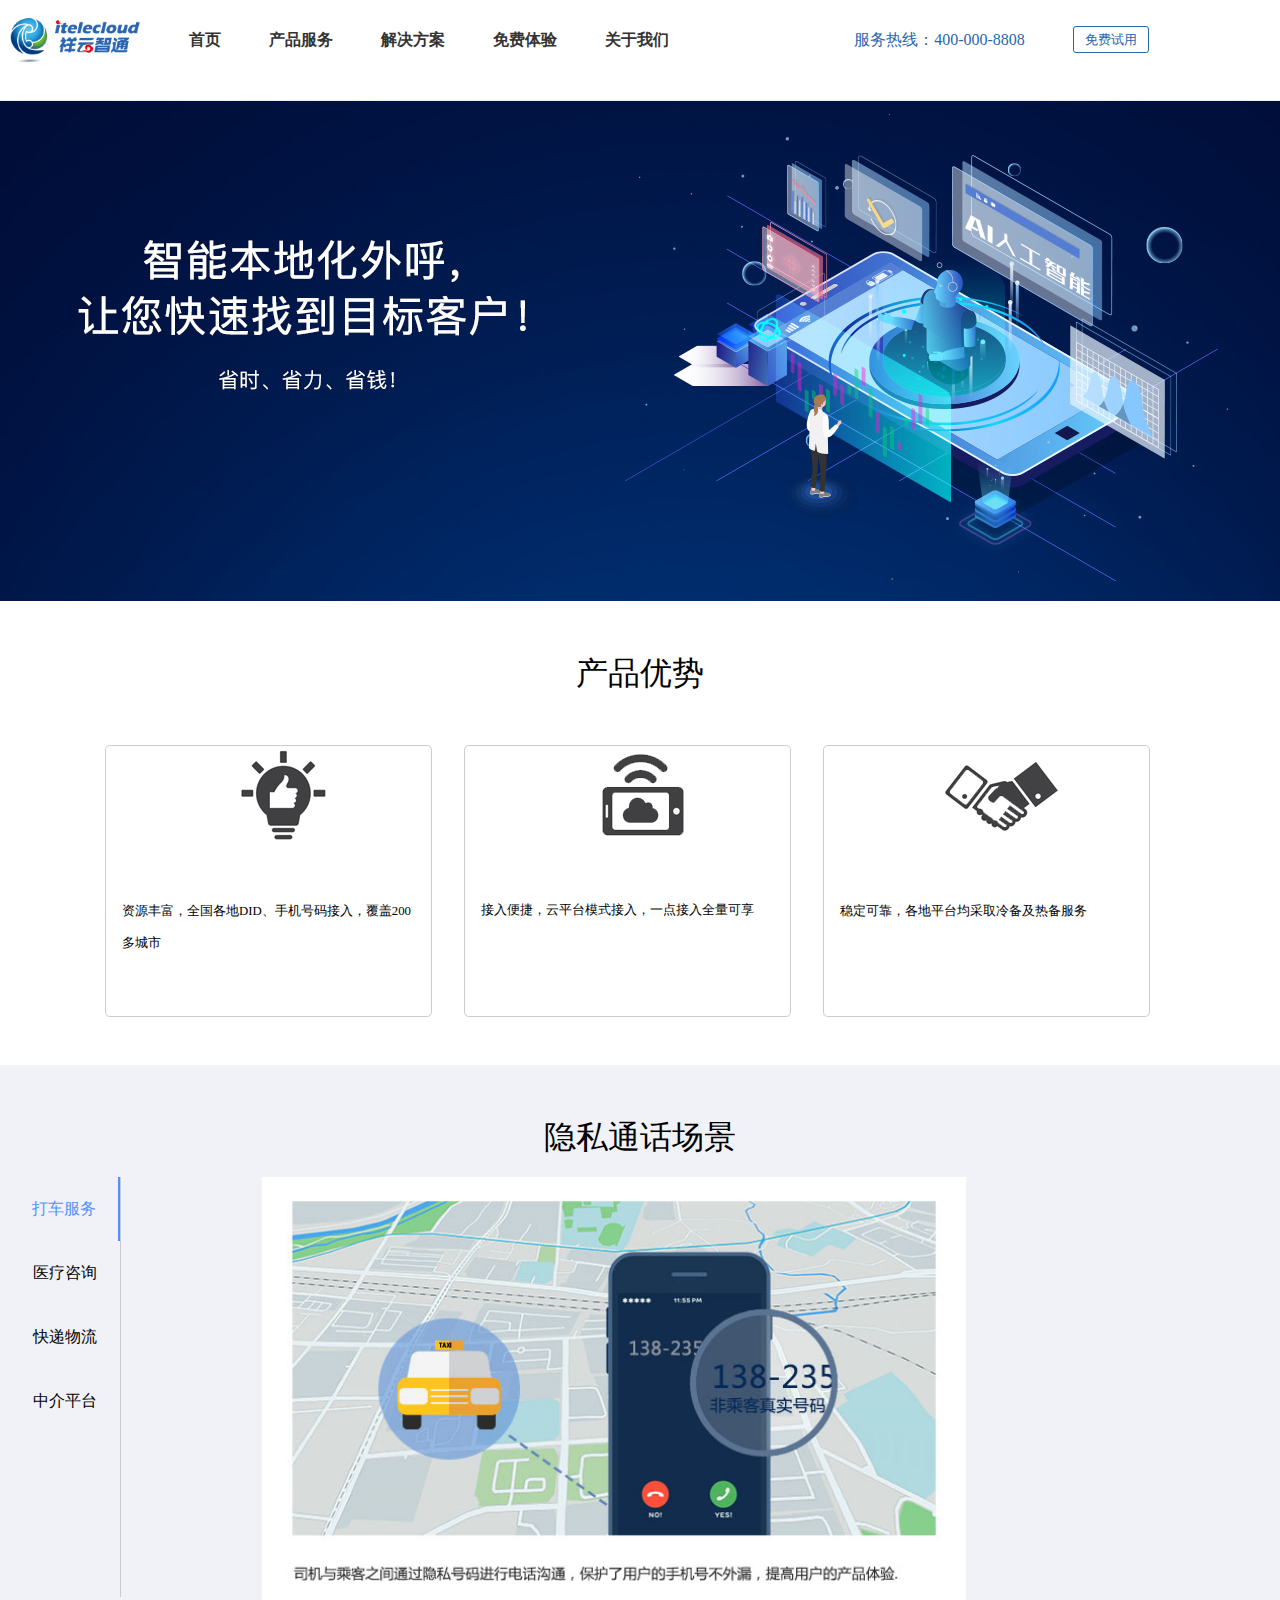
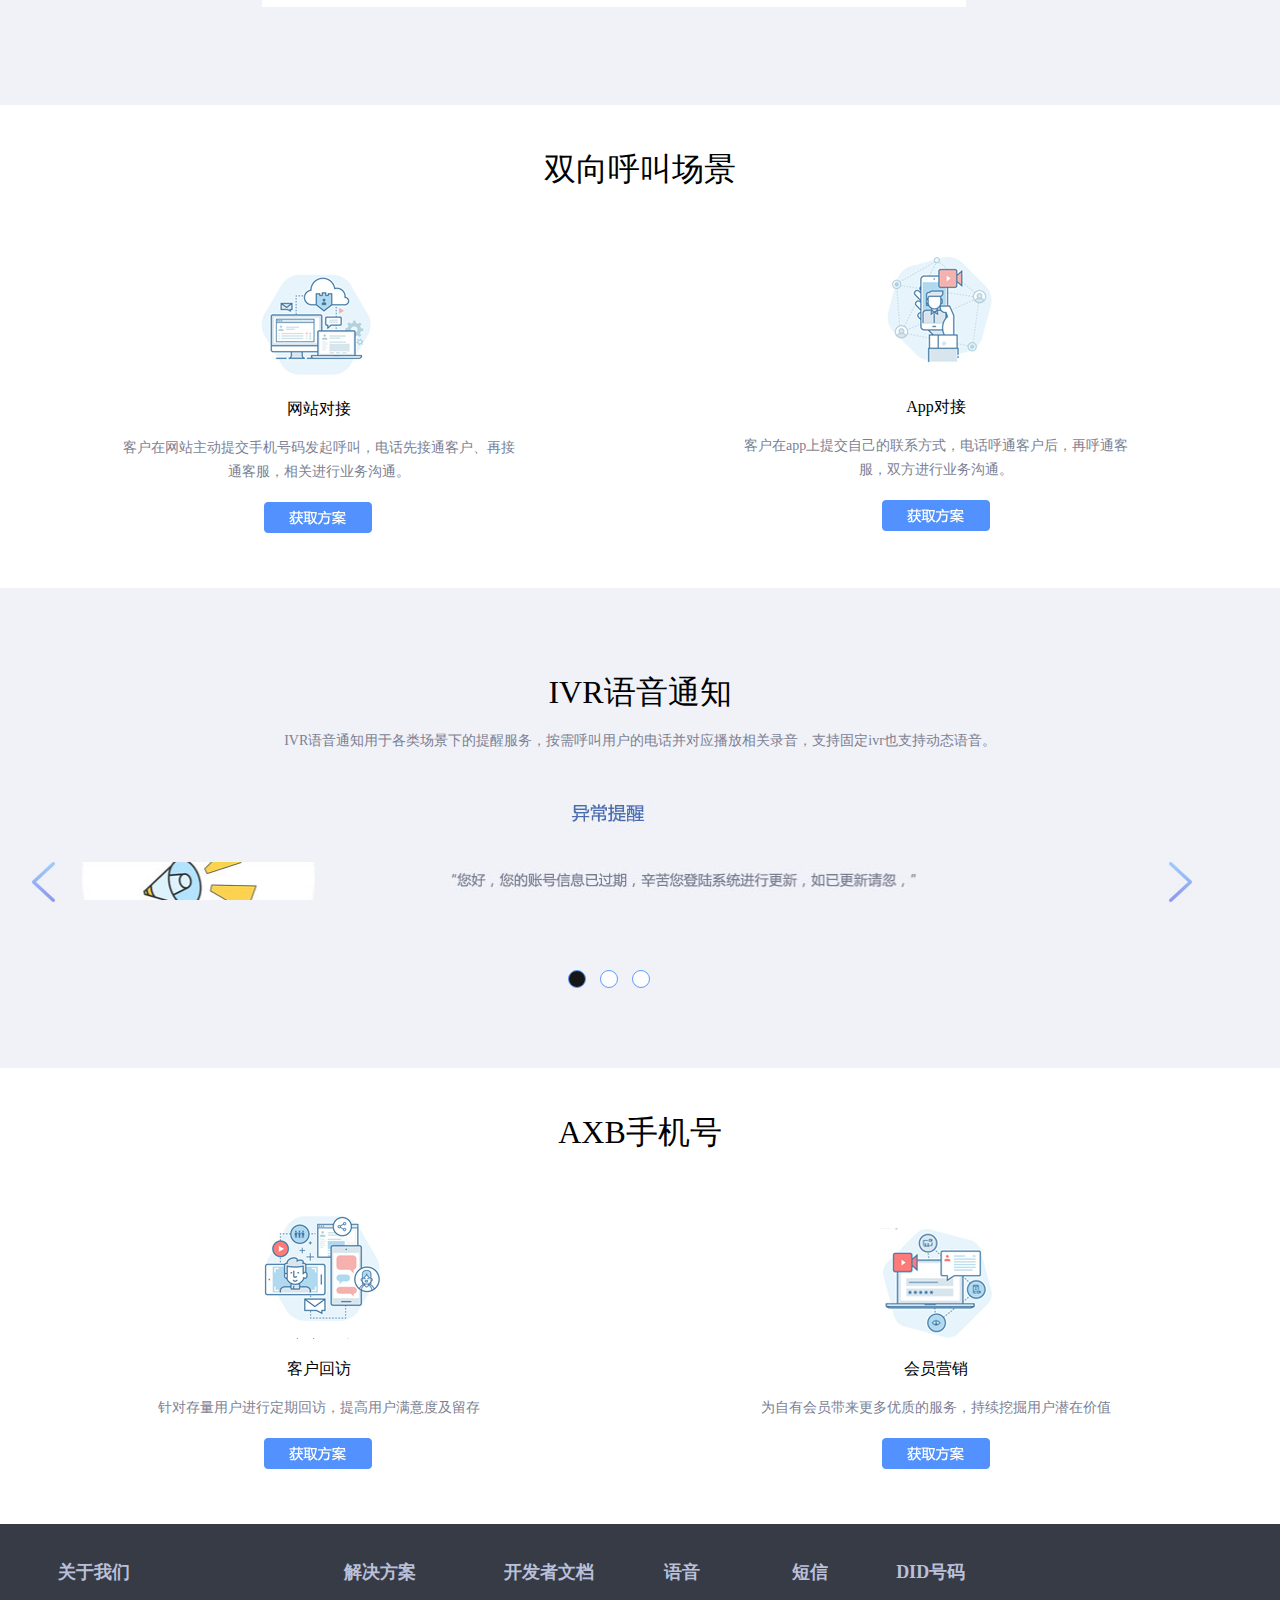
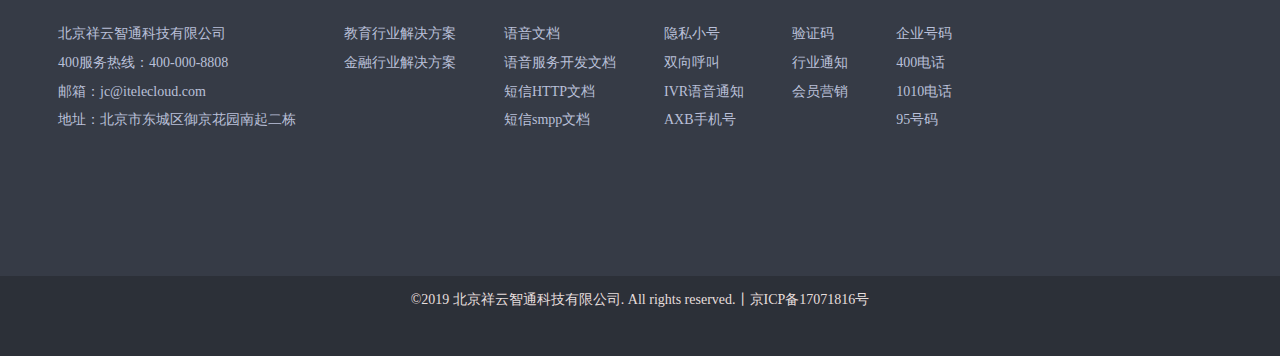
<file: voice.html>
<!Doctype html>
<html>
<head>
	<meta http-equiv="Content-Type" content="text/html; charset=UTF-8" />
	<meta name="viewport" content="width=device-width, initial-scale=1.0" />
	<title>祥云智通</title>
	<meta name="keywords" content="祥云智通  北京祥云智通科技有限公司  语音线路  短信群发 呼叫中心 隐私小号 营销短信">
	<meta name="description" content="祥云智通  北京祥云智通科技有限公司  语音线路  短信群发 呼叫中心 隐私小号 营销短信">
	<link rel="stylesheet" href="/css/style.css" type="text/css" media="all" />
    <link rel="stylesheet" href="css/datouwang.com.css"   type="text/css" >
	<link href="css/style.css" rel="stylesheet" type="text/css">
	<script src="/js/jquery-3.4.1.min.js"></script>
    
    <script src="js/bootstrap.min.js" type="text/javascript"></script>
    
    <meta name="apple-mobile-web-app-title" content="祥云智通">
</head>
<body>
<!--header begin-->
<div id="header"></div>
<!--header end-->



<!--Body begin-->
<div class="containerMy pics callCenterbody01 "  >
 

</div>
<!--Body end-->

<!--Body 02 begin-->
<div class="containerMy">

	 <div class="row">
    
        <div   class="center lineheight5Rem font30 margintop2REM"> 
       	  产品优势
       </div>
       <div class="indexBody05 margintop2REM  height20Rem lineheight2Rem" style="margin-left:5%">
            <dl class="voice05">
            	<dt><img src="images/voice_05.jpg" width="98" height="106"></dt>
                <dd>资源丰富，全国各地DID、手机号码接入，覆盖200多城市</dd>
            </dl>
            <dl class="voice05">
            	<dt><img src="images/voice_07.jpg" width="99" height="105"></dt>
                <dd>接入便捷，云平台模式接入，一点接入全量可享</dd>
            </dl>
            <dl class="voice05">
            	<dt><img src="images/voice_09.jpg" width="126" height="106"></dt>
                <dd>稳定可靠，各地平台均采取冷备及热备服务</dd>
            </dl>
            
            
        </div>
           
     </div>

</div>
<!--Body 02 end-->

<!--Body 03 begin-->
<div class="voiceBody03 height40Rem">
    <div class="containerMy row ">
            <a name="v1"></a>
            <div class="center lineheight5Rem  margintop2REM font30" >隐私通话场景</div>
            <div class="pics">
               <div  style="width:20%; float:left">
               
                  <ul class="voicebody03left" >
                  	<li  id="tabBotton_1"  class="tabClass active" >打车服务</li>
                  	<li  id="tabBotton_2"  class="tabClass " >医疗咨询</li>
                  	<li  id="tabBotton_3"  class="tabClass " >快递物流</li>
                  	<li  id="tabBotton_4"  class="tabClass "  >中介平台</li>
                  </ul>
               
               </div>
               
               <div  style="width:80%; float:left"  id="DivtabBotton_1" ><img src="images/voice_15_1.jpg" width="704" height="430"></div>
               <div  style="width:80%; float:left"  id="DivtabBotton_2" ><img src="images/voice_15_2.jpg" width="704" height="430"></div>
               <div  style="width:80%; float:left"  id="DivtabBotton_3" ><img src="images/voice_15_3.jpg" width="704" height="430"></div>
               <div  style="width:80%; float:left"  id="DivtabBotton_4" ><img src="images/voice_15_4.jpg" width="704" height="430"></div>
               
               
               
               
            </div>
    
    </div>
</div>
<!--Body 03 end-->
 

<!--Body 05 begin-->
<div class="containerMy  marginbotton2REM ">

    <div class="row">
         <a name="v2"></a>
        <div   class="center lineheight8Rem font30">双向呼叫场景</div>
            <div class="voicePicTitile ">
               <dl>
               	<dt><img src="images/voice_19.jpg"  height="130" alt=""></dt>
               	<dt>网站对接</dt>
                <dd>客户在网站主动提交手机号码发起呼叫，电话先接通客户、再接通客服，相关进行业务沟通。</dd>
                <dt><img src="images/voice_47.jpg" width="115" height="36"></dt>
               </dl>
               <dl>
               	<dt><img src="images/voice_21.jpg"  height="128" alt=""></dt>
               	<dt>App对接</dt>
                <dd>客户在app上提交自己的联系方式，电话呼通客户后，再呼通客服，双方进行业务沟通。</dd>
                <dt><img src="images/voice_47.jpg" width="115" height="36"></dt>
              </dl>
            </div>
      </div>

</div>
 
<div class="body03    backgroundf0f2f7">
    <div class="containerMy row ">
            <a name="v3"></a>
            <div class="center lineheight5Rem  margintop4REM font30" >IVR语音通知</div>
            <div class="font14 center fontColor7c7f94"> IVR语音通知用于各类场景下的提醒服务，按需呼叫用户的电话并对应播放相关录音，支持固定ivr也支持动态语音。</div>
             
            <div>
               <!--ul class="ulLiFloatLeft">
                 <li><img src="images/voice_31.jpg" width="238" height="59"></li>
                 <li>您好，感谢您注册***，花两分钟完成实名认证有机会领取积分，按任意键重听，退出请挂机”</li>
               </ul-->
             <!-- img src="images/voice_pic_1.png" width="1197" height="208"--> 
           <div id="demo"  style="width:1197px;" class="carousel slide" data-ride="carousel">
             
              <!-- 指示符 -->
              <ul class="carousel-indicators">
                <li data-target="#demo" data-slide-to="0" class="active"></li>
                <li data-target="#demo" data-slide-to="1"></li>
                <li data-target="#demo" data-slide-to="2"></li>
              </ul>
             
             <div class="c-banner">
                <div class="banner">
                    <ul>
                        <li><img src="images/voice_pic_1_01.jpg"></li>
                        <li><img src="images/voice_pic_1_02.jpg"></li>
                        <li><img src="images/voice_pic_1_03.jpg"></li>
                    </ul>
                </div>
                <div class="nexImg">
                    <img src="images/voice_34.jpg" />
                </div>
                <div class="preImg">
                    <img src="images/voice_29.jpg" />
                </div>
                <div class="jumpBtn">
                    <ul>
                        <li jumpImg="0"  style="border:#5291ff solid 1px;"></li>
                        <li jumpImg="1"  style="border:#5291ff solid 1px;"></li>
                        <li jumpImg="2"  style="border:#5291ff solid 1px;"></li>
                    </ul>
                </div>
            </div>
            </div>

    </div>
  </div>
  
  
</div> 



<!--Body 05 begin-->
<div class="containerMy marginbotton2REM ">

    <div class="row">
        <a name="v4"></a>
        <div   class="center lineheight8Rem  font30">AXB手机号</div>
            <div class="voicePicTitile ">
               <dl>
               	<dt><img src="images/voice_40.jpg"  height="127" alt=""></dt>
               	<dt>客户回访</dt>
                <dd>针对存量用户进行定期回访，提高用户满意度及留存</dd>
                <dt><img src="images/voice_47.jpg" width="115" height="36"></dt>
               </dl>
               <dl>
               	<dt><img src="images/voice_42.jpg"  height="127" alt=""></dt>
               	<dt>会员营销</dt>
                <dd>为自有会员带来更多优质的服务，持续挖掘用户潜在价值</dd>
                <dt><img src="images/voice_47.jpg" width="115" height="36"></dt>
              </dl>
            </div>
      </div>

</div>
 

<div id="bottom"></div>

</body>
<script  type="text/javascript">
 $("#header").load("./header.html"); 
 $("#bottom").load("./bottom.html"); 
 
 function productShow()
 {
	 $(".menu").show();
 }
  function productHidden()
 {
	 $(".menu").hide();
 }
</script>
<script src="/js/rotationpic.js"></script>
<script src="/js/js.js"></script>
</html>
</file>
<file: css/style.css>
*{
    margin: 0px;
    padding: 0px;
	font-family: "Microsoft YaHei";
	text-decoration:none;
}
.container{ width:100% !important;}
.containerMy{ width:100% !important;}
header
{
	position:relative;
	
}

.dividingline{border-bottom:#CCC solid 1px; margin-top:1rem;}
.menu{ position:absolute; top:3.2rem; left:0rem; display:none; z-index:22; float:left; padding-bottom:2rem;}
.menu dl{display:block; float:left; margin-right:12rem; font-size:0.8rem;}
.menu dl dt{ font-size:1.2rem; text-align:center; line-height:2.5rem; border-bottom:#CCC solid 1px; margin-bottom:1rem;}
.menu dl dd{ line-height:1.5rem;}
.menu dl .pic{ text-align:center; margin-top:1rem;}
.row {
    width: 100%;
    max-width: 1260px;
/*    min-width: 755px; */
    margin: 0 auto;
    overflow: hidden;
}
.row .indexNavLeft
{
    width: 67%;
    float: left;
    display: block;
}

.header
{

    border-bottom:  solid 1px #eee;
    padding-bottom: 1rem;
    margin-top: 1rem;
	z-index:999;
}
.row .indexNavRight
{
    width: 33%;
    float: left;
    display: block;
    font-family: "Microsoft YaHei";

}
.row .indexNavLeft a
{
    color: #333333;
    text-decoration: none;
    font-weight: bold;
	display:block; 
	height:1.6rem;
}

.row .indexNavLeft  li ,.row .indexNavRight li
{
   float: left;
    list-style: none;
    margin-right: 3rem;
	line-height:3rem;
}
 
.row .indexNavRight  .contact a
 {
   color: #2a66af;

 }
.row .indexNavRight  .contact div
 {
	 margin-top:0.6rem;
 } 
 .row p{ text-indent:2rem;}
.row .indexNavRight .testFun
{
    border: #2a66af solid 1px;
    color:#2a66af;
    font-size: smaller;
    padding: 0.2rem 0.7rem;
    border-radius:3px;
	height:1.2rem;
	line-height:1.2rem;
}
.logo,{
    width: 61.6%;
}

.color2a66af{ color:#2a66af};
.backgroundWhite{ background:#FFF !important;}
.body01{height:500px; background:URL(/images/index_2_02.jpg)  center no-repeat}
.aboultbody01{height:500px; background:URL(/images/aboult_06.jpg)  center no-repeat}
.callCenterbody01{height:500px; background:URL(/images/callCenter_02.jpg)  center no-repeat}
.finacialbody01{height:500px; background:URL(/images/financialIndustry_02.jpg)  center no-repeat}
.messagebody01{height:500px; background:URL(/images/message_02.jpg)  center no-repeat}
.enterprisebody01{height:500px; background:URL(/images/enterprise_02.jpg)  center no-repeat}
.enterprisebody02{height:360px; background:URL(/images/enterprise_41.jpg)  center no-repeat} 
 
 
.body03{ background:#f0f2f7; height:30rem;}
.body04{height:380px; width:100%; background:url(/images/index_1_38.jpg) center  no-repeat; }
.body05{ background:#ebecef;}

.body03 .pics img{ margin:2rem 0.5rem;}
.body03 .pics :first-child{ margin-left:6.2rem!important;}

.indexBody03{ background:#f0f2f7; height:30rem;}
.indexBody03 .pics img{ margin:2rem 0.5rem;}
.indexBody03 .pics :first-child{ margin-left:3rem!important;}

.aboutUsPics img{ margin-left:2.5rem !important;}
.indexBody05 img{ margin-left:2rem;}
.width50{ width:49%; float:left;}
.borderRight{ border-right:#CCC solid 1px;}
.borderBottom{ border-bottom:#CCC solid 1px;}
.indexBody02{ height:10rem;}
.indexBody02 ul li{ list-style:none; float:left; width:33%; font-size:1rem; line-height:1.6rem; color:#666; }
.indexBody02_2 ul li{ list-style:none; float:left; width:48%; font-size:1rem; line-height:1.6rem; color:#666; }

.boot ,.boot a{ background:#363b46; width:100%; height:22rem; color:#ffffff; text-decoration:none; color:#bac0d9}
.boot1 { background:#2c3038; width:100%; height:5rem;  color:#e6dedd}

.boot dl { display:block; float:left;margin-left:3rem;}
.center{ margin:0 auto; text-align:center}
.boot dl dt{ font-size:18px; line-height:6rem; font-weight:bold}
.boot dl dd{ font-size:14px; line-height:1.8rem; color:#bac0d9}

.lineheight1_5Rem{ line-height:1.5rem}
.lineheight2Rem{ line-height:2rem}
.lineheight3Rem{ line-height:3rem}
.lineheight4Rem{ line-height:4rem}
.lineheight5Rem{ line-height:5rem}
.lineheight8Rem{ line-height:8rem}

.margintop1REM{ margin-top:1rem;}
.margintop2REM{ margin-top:2rem;}
.margintop3REM{ margin-top:3rem;}
.margintop4REM{ margin-top:4rem;}

.marginbotton1REM{ margin-bottom:1rem;}
.marginbotton2REM{ margin-bottom:2rem;}

.paddingBotton2REM{ padding-bottom:2rem;}
.paddingBotton3REM{ padding-bottom:3rem;}
.paddingBotton5REM{ padding-bottom:5rem;}

.font14{ font-size:14px;}
.font17{ font-size:17px;}
.font20{ font-size:20px;}
.font30{ font-size:2rem;}
.font35{ font-size:3rem;}
.fontWeight{ font-weight:bold}
.fontColor7c7f94,.fontColor7c7f94 a{ color:#7c7f94}
a{color:#7c7f94}

.height2Rem{ height:2rem}
.height10Rem{ height:10rem}
.height15Rem{ height:15rem}
.height18Rem{ height:18rem}
.height20Rem{ height:20rem}
.height25Rem{ height:25rem}
.height30Rem{ height:30rem}
.height35Rem{ height:35rem}
.height40Rem{ height:40rem}

.width48percent{ width:48%}

.aboutAddres{ width:48% ; height:40rem; float:left}
.aboutBody05{ background:#FFF}
.ulLiFloatLeft li{ list-style:none; float:left;}


.callCenterPicTitile dl{ display:block; float:left; width:32%}
.callCenterPicTitile dl dt{ text-align:center;}
.callCenterPicTitile dl dd{ font-size:14px; color:#7c7f94; padding:2.5rem; line-height:1.5rem;}
.useContext{ background:#f4f6fb; height:40rem;}
.useContext ul li{ float:left; list-style:none; margin-left:1rem;line-height:1.8rem;}
.useContext ul   .active{ border-bottom:#5291ff solid 2px; line-height:1.8rem;}
.userContext03{ width:48% ; height:40rem; float:left}

.backgroundColo_edf0fa{ background:#edf0fa}

.finaBody02{ border-bottom:#CCC solid 1px;}
.finaBody02 ul li{ float: left; list-style:none; margin-right:5rem;}
.finaBody02 .active{ border-bottom:#5291ff solid 2px; }
.finacial02Dl dl{width:40%; float:left;padding-right:3rem; margin-top:3rem;}
.finacial02Dl dl dd,.finacial03Dl dl dd{ color:#7c7f94; font-size:14px; padding-left:3rem; text-indent:1.5rem; }
.finacial03Dl dl{ float:left; width:28% ; border:#ddd solid 1px; height:17rem;  margin: 0rem 1rem;}
.finacial03Dl dt{ text-align:center}
.finacial03Dl dl dd{ padding-right:2rem;}
.educationl02Dl dl{width:25%; float:left; border:#CCC solid 1px; margin:0% 4%; border-radius:3px; height:15rem; text-align:center}
.educationl02Dl dd span{ padding:0rem 2rem; display:block;}
 
.edu103D1 dl{width:23%; float:left; margin: 0% 5%}
.edu103D1 dl{ text-align:center}
.edu103D1 dd{ text-align:left}
.eduBody05 img{ margin:0% 3%;}

.finbody05{ width:100%; height:380px; }
.fincialBottonText ul{ display:block; float:left;width:40%; margin-top:2rem; margin-left:3rem; background:#f2f4fa; padding:2rem;}
.fincialBottonText ul li{ display:block; float:left; width:auto;}
.backgroundf0f2f7{ background:#f0f2f7;}
.fincialBottonText ul li dl dd{ font-size:0.9vw; color:#7c7f94; padding:0.3rem 0.3rem;}
.fincialBottonText ul li dl dt{  padding:0rem 1rem;}

.message02  li { float:left; display:block; list-style:none; }
.msgbody05{width:270px; height:290px; padding:0px; display:block; float:left; margin-left:1rem;}
.messageBody02{ border-bottom:#9fd3ff solid 1px; height:2rem;}
.messageBody02 ul{ width:60%; display:block; margin:auto; height:2rem;}
.messageBody02 ul li{ float: left; list-style:none; text-align:center;width:33%}
.messageBody02 .active span{ background:#4d7eff; display:block; height:2rem; width:6rem; color:#FFF;border-radius:3px; text-align:center; line-height:2rem;
 margin:auto }
 .message02_1 span{ line-height:2rem; height:2rem; display:block; float:left;}
.message02_1 li{ margin-right:9%}
.voiceBody03{ background:#f0f2f7;  }
.voice05{ width:325px; height:270px; display:block; float:left; margin-left:2rem; border:#CCC solid 1px; border-radius:0.3rem;}
.voice05 dd{ text-align:left; font-size:1vw; padding:2rem 1rem;}
.voice05 dt{ text-align:center; }
.voicebody03left{ display:block; height:420px; width:110px; border-right:#CCC solid 1px;}
.voicebody03left  li{ line-height:4rem; text-align:center }
.voicebody03left  .active{ border-right:#5291ff solid 2px; color:#5291ff}

.voicePicTitile dl{ display:block; float:left; width:37%; margin:0% 6%;}
.voicePicTitile dl dt{ text-align:center; margin:1rem }
.voicePicTitile dl dd{ font-size:14px; color:#7c7f94;  line-height:1.5rem; padding:0 2rem; text-align:center}


.enterprise{ height:486px; background:#ecf2fc;}
.enterprise02 dl{ display:block; float:left;width:48%;}
.enterpriseBody1{ background:#ecf2fc;}
.enterprisebody04 img{ margin: 0rem 0.5rem;}
.enterpriseTitile  img{ margin:0rem 3rem;}
.enter03li li{ margin:0px !important;}

.enter03left{width:19%; float:left}
.enter03right{width:78%; float:left}
.enter03right div,.enter03left div{ float:left; margin-left:1rem; width:123px; height:40px; line-height:40px; border:#999 solid 1px; text-align:center;border-radius:5px; margin-top:1rem;}
.enterprise04 div{ width:300px; height:180px; float:left; background:url(/images/enterprise_88.jpg); text-align:center; color:#FFF ; line-height:4rem; font-size:18px; font-weight:bold; }
.enterprise04white div{ width:300px; height:180px; float:left; background:url(/images/enterprise_87.jpg); text-align:center; color:#FFF ; line-height:4rem; font-size:18px; font-weight:bold; }

.enter03left div{ background:#e9f0f4;color:#80a4b7}
.enter03left .active,.enter03right .active{ background:#5293ff; color:#FFF}


.enterpriseTitle02 dl{ display:block; float:left; width:40% ; background:#fff; margin:0rem 3rem; height:17rem;}
.enterpriseTitle02 dl dt{ text-align:center; font-size:1.2rem;}
.enterpriseTitle02 dl dd{ font-size:14px; color:#7c7f94;line-height:2rem; padding-left:1.2rem; }
.enterpriseTitle02rigjt dd{ width:40%; float:left; padding-left:8% !important}

.tabClass{ cursor:pointer}



/* fullSlide */
.fullSlide{width:100%;position:relative;height:410px;background:#000;z-index:1}
.fullSlide .bd{margin:0 auto;position:relative;z-index:0;overflow:hidden;}
.fullSlide .bd ul{width:100% !important;}
.fullSlide .bd li{width:100% !important;height:410px;overflow:hidden;text-align:center;}
.fullSlide .bd li a{display:block;height:410px;}
.fullSlide .hd{width:100%;position:absolute;z-index:1;bottom:0;left:0;height:30px;line-height:30px;}
.fullSlide .hd ul{text-align:center;}
.fullSlide .hd ul li{cursor:pointer;display:inline-block;*display:inline;zoom:1;width:42px;height:11px;margin:1px;overflow:hidden;background:#000;filter:alpha(opacity=50);opacity:0.5;line-height:999px;}
.fullSlide .hd ul .on{background:#f00;}
.fullSlide .prev,.fullSlide .next{display:block !important;position:absolute;top:50%;margin-top:-30px;left:15%;z-index:999;width:40px;height:60px;background:url(/images/slider-arrow.png) -126px -137px #000 no-repeat;cursor:pointer;filter:alpha(opacity=50);opacity:0.5;display:none;}
.fullSlide .next{left:auto;right:15%;background-position:-6px -137px;}

.aboutUsCustomerCase{}
.aboutUsCustomerCase li{ display:block; float:left; width:250px; height:120px; line-height:190px; text-align:center; margin:1.5rem 1.5rem; border:#CCC solid 1px; border-radius:0.2rem; li}

.finaccial2body2 img{ float:left; margin:2rem 2rem;}
</file>
<file: css/datouwang.com.css>
@charset "utf-8";
/* DaTouWang URL: www.datouwang.com */
/* banner */
.c-banner{
	width: 100%;
	position: relative;
}
.c-banner img{
	width: 100%;
}
.c-banner .banner ul{
	list-style: none;
	padding-left: 0px;
	margin-bottom: 0px;
}
.c-banner .banner ul li{
	position: absolute
	display: none;
	opacity: 0;
}
.c-banner .banner ul li:nth-child(1){
	opacity: 1;
	display: block;
}
.c-banner .banner ul li img{
	width: 100%;
	position: absolute;
	top: 0px;
}
.c-banner .banner ul li:first-child img{
	position: relative;
}
.c-banner .nexImg,.c-banner .preImg{
	padding: 25px 10px 25px 10px;
	position: absolute;
	top: 35%;
	margin-top: -53px;
/*	background: #000000; */
	opacity: 0.5;
	border-radius: 5px;
	z-index: 10;
	
}
.c-banner .nexImg:hover,.c-banner .preImg:hover{
	opacity: 0.8;
}
.c-banner .nexImg{
	right: 0px;
}
.c-banner .nexImg img,.c-banner .preImg img{
	
	
}
.c-banner .jumpBtn{
	width: 100%;
	position: absolute;
	bottom: 20px;
	text-align: center;
}
.c-banner .jumpBtn ul{
	margin-bottom: 0px;
	padding: 0px;
}

.c-banner .jumpBtn ul li{
	width: 1rem;
	height: 1rem;
	border-radius: 50%;
	display: inline-block;
	background-color: white;
	opacity: 0.9;
	margin-left: 10px;
}
.c-banner .jumpBtn ul li:first-child{
	margin-left: 0px;
}
@media screen and (max-width:768px) {
	.c-banner{
		width: 100%;
		height: 345px;
		overflow: hidden;
	}
	.c-banner .banner ul li img{
		width: 768px;
		height: 345px;
		position: absolute;
		left: 50%;
		margin-left: -384px;
	}
}
</file>
